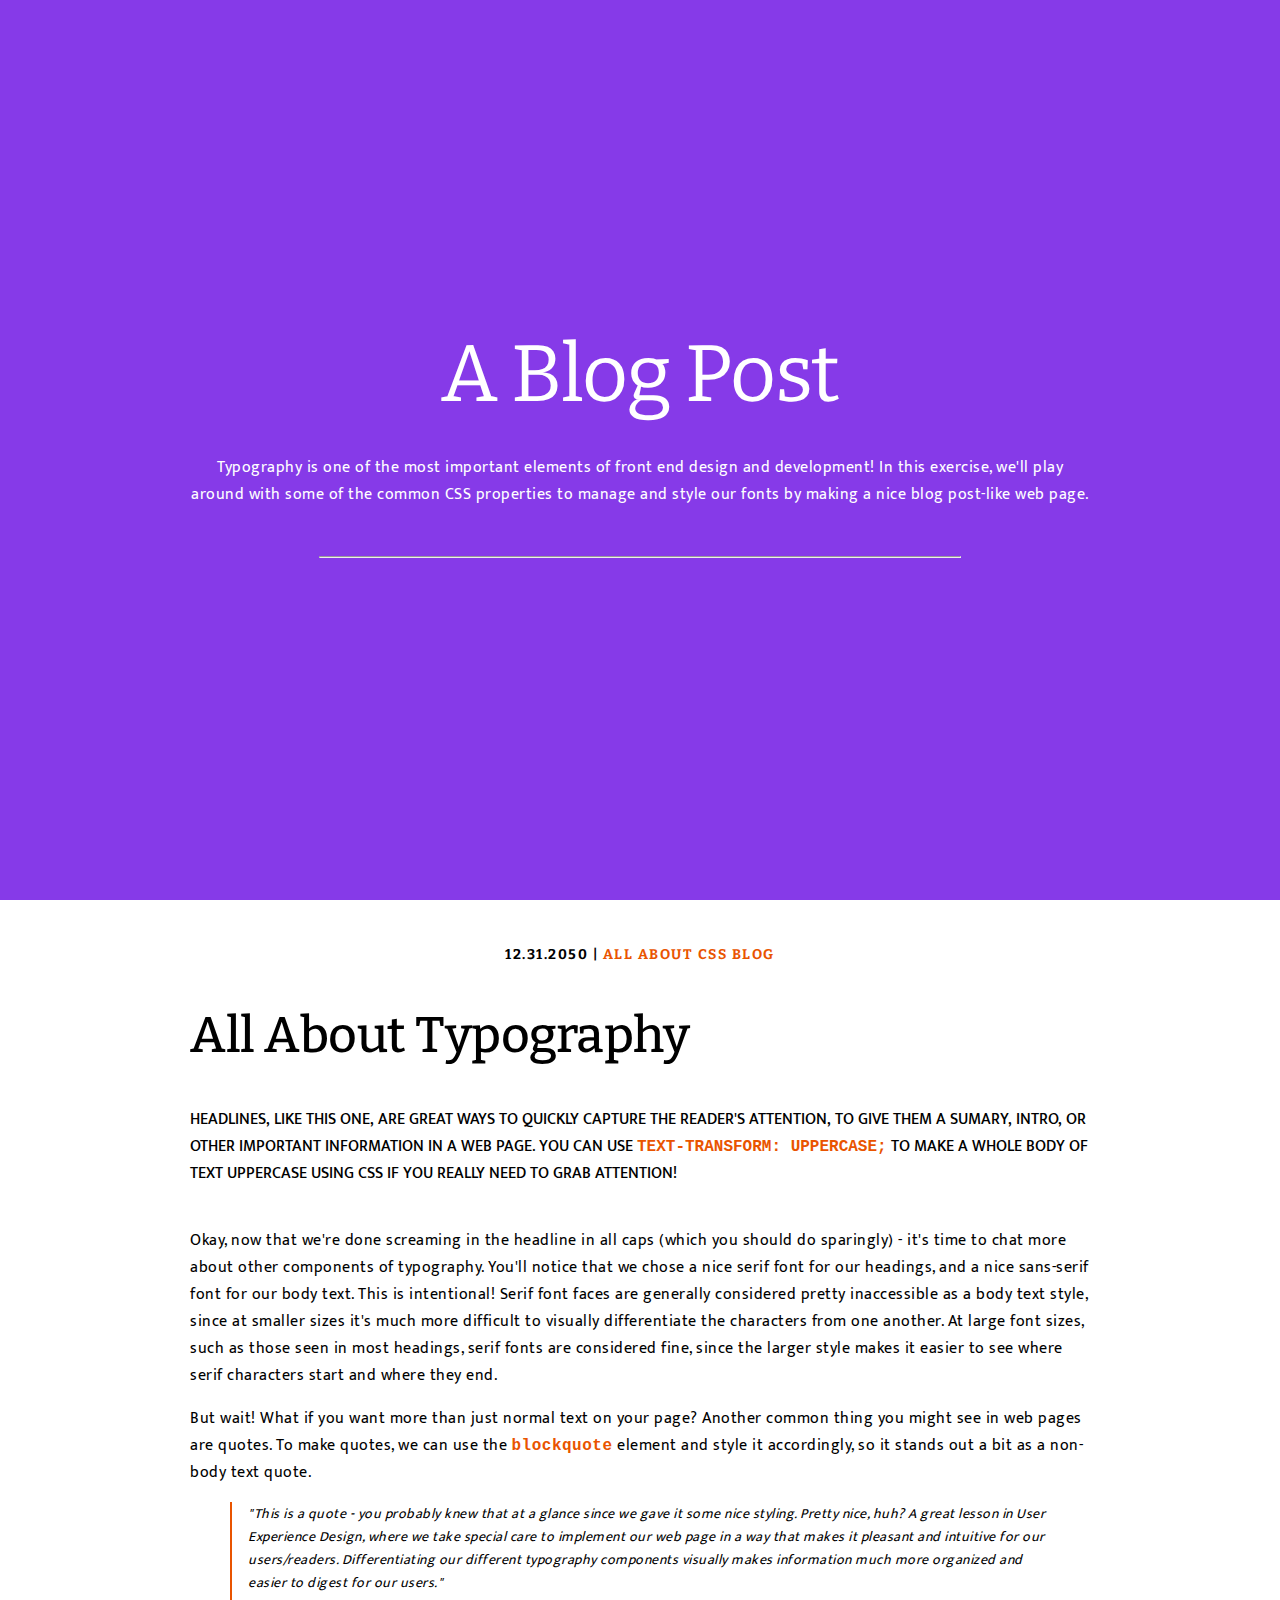
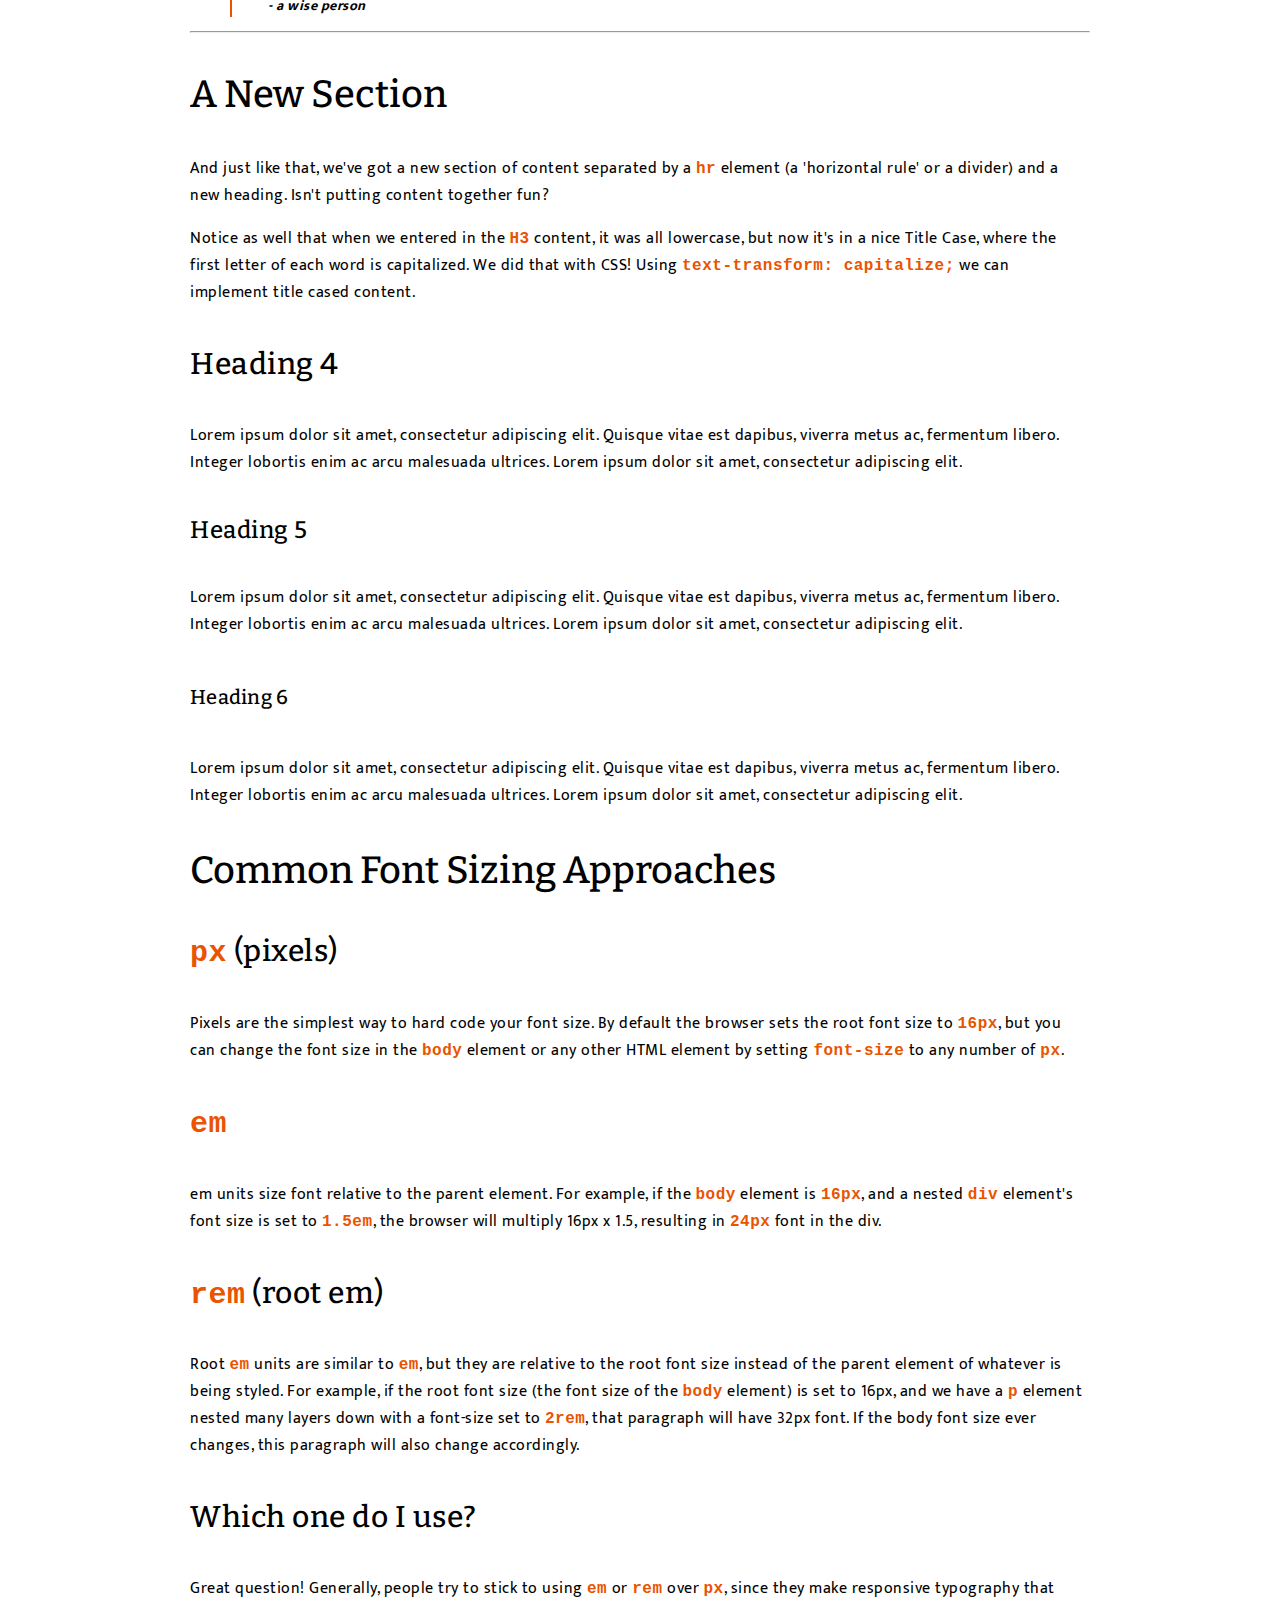
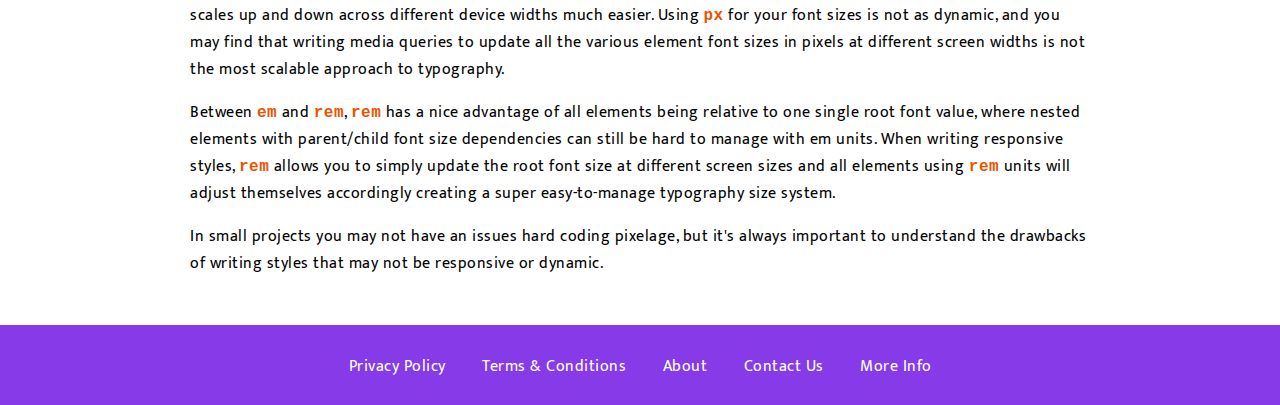
<file: BlogPostProject/index.html>
<!DOCTYPE html>
<html lang="en">
<head>
    <meta charset="UTF-8">
    <meta name="viewport" content="width=device-width, initial-scale=1.0">
    <link rel="stylesheet" href="app.css">
    <link rel="preconnect" href="https://fonts.googleapis.com">
    <link rel="preconnect" href="https://fonts.gstatic.com" crossorigin>
    <link href="https://fonts.googleapis.com/css2?family=Bitter:wght@300;400;500;700&family=Mukta:wght@300;400;500;700&display=swap" rel="stylesheet">
    <title>Typography Blog Post</title>
</head>
<body>
    <div class="hero">
    <h1>A Blog Post</h1>
    <p>Typography is one of the most important elements of front end design and development! In this exercise, we'll play around with some of the common CSS properties to manage and style our fonts by making a nice blog post-like web page.
    </p>
    <hr>
    </div>
    <div class="content">
        <p class="info">12.31.2050 | <span>ALL ABOUT CSS BLOG</span></p>
        <h2>All About Typography</h2>
        <p class="headline">Headlines, like this one, are great ways to quickly capture the
            reader's attention, to give them a sumary, intro, or other important
            information in a web page. You can use
            <code>text-transform: uppercase;</code> to make a whole body of text
            uppercase using CSS if you really need to grab attention!
        </p>
        <p>Okay, now that we're done screaming in the headline in all caps (which you should do sparingly) - it's time to chat more about other components of typography. You'll notice that we chose a nice serif font for our headings, and a nice sans-serif font for our body text. This is intentional! Serif font faces are generally considered pretty inaccessible as a body text style, since at smaller sizes it's much more difficult to visually differentiate the characters from one another. At large font sizes, such as those seen in most headings, serif fonts are considered fine, since the larger style makes it easier to see where serif characters start and where they end.
        </p>
        <p>But wait! What if you want more than just normal text on your page? Another common thing you might see in web pages are quotes. To make quotes, we can use the <code>blockquote</code> element and style it accordingly, so it stands out a bit as a non-body text quote.
        </p>
        <blockquote class="quote">"This is a quote - you probably knew that at a glance since we gave it some nice styling. Pretty nice, huh? A great lesson in User Experience Design, where we take special care to implement our web page in a way that makes it pleasant and intuitive for our users/readers. Differentiating our different typography components visually makes information much more organized and easier to digest for our users."
        <cite>- a wise person</cite></blockquote>
        <hr>
        <h3>a new section</h3>
        <p>And just like that, we've got a new section of content separated by a <code>hr</code> element (a 'horizontal rule' or a divider) and a new heading. Isn't putting content together fun?
        </p>
        <p>Notice as well that when we entered in the <code>H3</code> content, it was all lowercase, but now it's in a nice Title Case, where the first letter of each word is capitalized. We did that with CSS! Using <code>text-transform: capitalize;</code> we can implement title cased content.
        </p>
        <h4>Heading 4</h4>
        <p>Lorem ipsum dolor sit amet, consectetur adipiscing elit. Quisque vitae est dapibus, viverra metus ac, fermentum libero. Integer lobortis enim ac arcu malesuada ultrices. Lorem ipsum dolor sit amet, consectetur adipiscing elit.
        </p>
        <h5>Heading 5</h5>
        <p>Lorem ipsum dolor sit amet, consectetur adipiscing elit. Quisque vitae est dapibus, viverra metus ac, fermentum libero. Integer lobortis enim ac arcu malesuada ultrices. Lorem ipsum dolor sit amet, consectetur adipiscing elit.
        </p>
        <h6>Heading 6</h6>
        <p>Lorem ipsum dolor sit amet, consectetur adipiscing elit. Quisque vitae est dapibus, viverra metus ac, fermentum libero. Integer lobortis enim ac arcu malesuada ultrices. Lorem ipsum dolor sit amet, consectetur adipiscing elit.
        </p>

        <h3>Common Font Sizing Approaches</h3>
        <h4><code>px</code> (pixels)</h4>
        <p>Pixels are the simplest way to hard code your font size. By default the browser sets the root font size to <code>16px</code>, but you can change the font size in the <code>body</code> element or any other HTML element by setting <code>font-size</code> to any number of <code>px</code>.
        </p>
        <h4><code>em</code></h4>
        <p>em units size font relative to the parent element. For example, if the <code>body</code> element is <code>16px</code>, and a nested <code>div</code> element's font size is set to <code>1.5em</code>, the browser will multiply 16px x 1.5, resulting in <code>24px</code> font in the div.
        </p>
        <h4><code>rem</code> (root em)</h4>
        <p>Root <code>em</code> units are similar to <code>em</code>, but they are relative to the root font size instead of the parent element of whatever is being styled. For example, if the root font size (the font size of the <code>body</code> element) is set to 16px, and we have a <code>p</code> element nested many layers down with a font-size set to <code>2rem</code>, that paragraph will have 32px font. If the body font size ever changes, this paragraph will also change accordingly.
        </p>
        <h4>Which one do I use?
        </h4>
        <p>Great question! Generally, people try to stick to using <code>em</code> or <code>rem</code> over <code>px</code>, since they make responsive typography that scales up and down across different device widths much easier. Using <code>px</code> for your font sizes is not as dynamic, and you may find that writing media queries to update all the various element font sizes in pixels at different screen widths is not the most scalable approach to typography.
        </p>
        <p>Between <code>em</code> and <code>rem</code>, <code>rem</code> has a nice advantage of all elements being relative to one single root font value, where nested elements with parent/child font size dependencies can still be hard to manage with em units. When writing responsive styles, <code>rem</code> allows you to simply update the root font size at different screen sizes and all elements using <code>rem</code> units will adjust themselves accordingly creating a super easy-to-manage typography size system.
        </p>
        <p>In small projects you may not have an issues hard coding pixelage, but it's always important to understand the drawbacks of writing styles that may not be responsive or dynamic.
        </p>
    </div>
    <footer>
        <ul>
            <li>
                <a href="#privacy">Privacy Policy </a>
            </li>
            <li>
                <a href="#terms">Terms & Conditions</a>
            </li>
            <li>
                <a href="#about">About</a>
            </li>
            <li>
                <a href="#contact">Contact Us</a>
            </li>
            <li>
                <a href="#moinfo">More Info</a>
            </li>
        </ul>
    </footer>
</body>
</html>
</file>
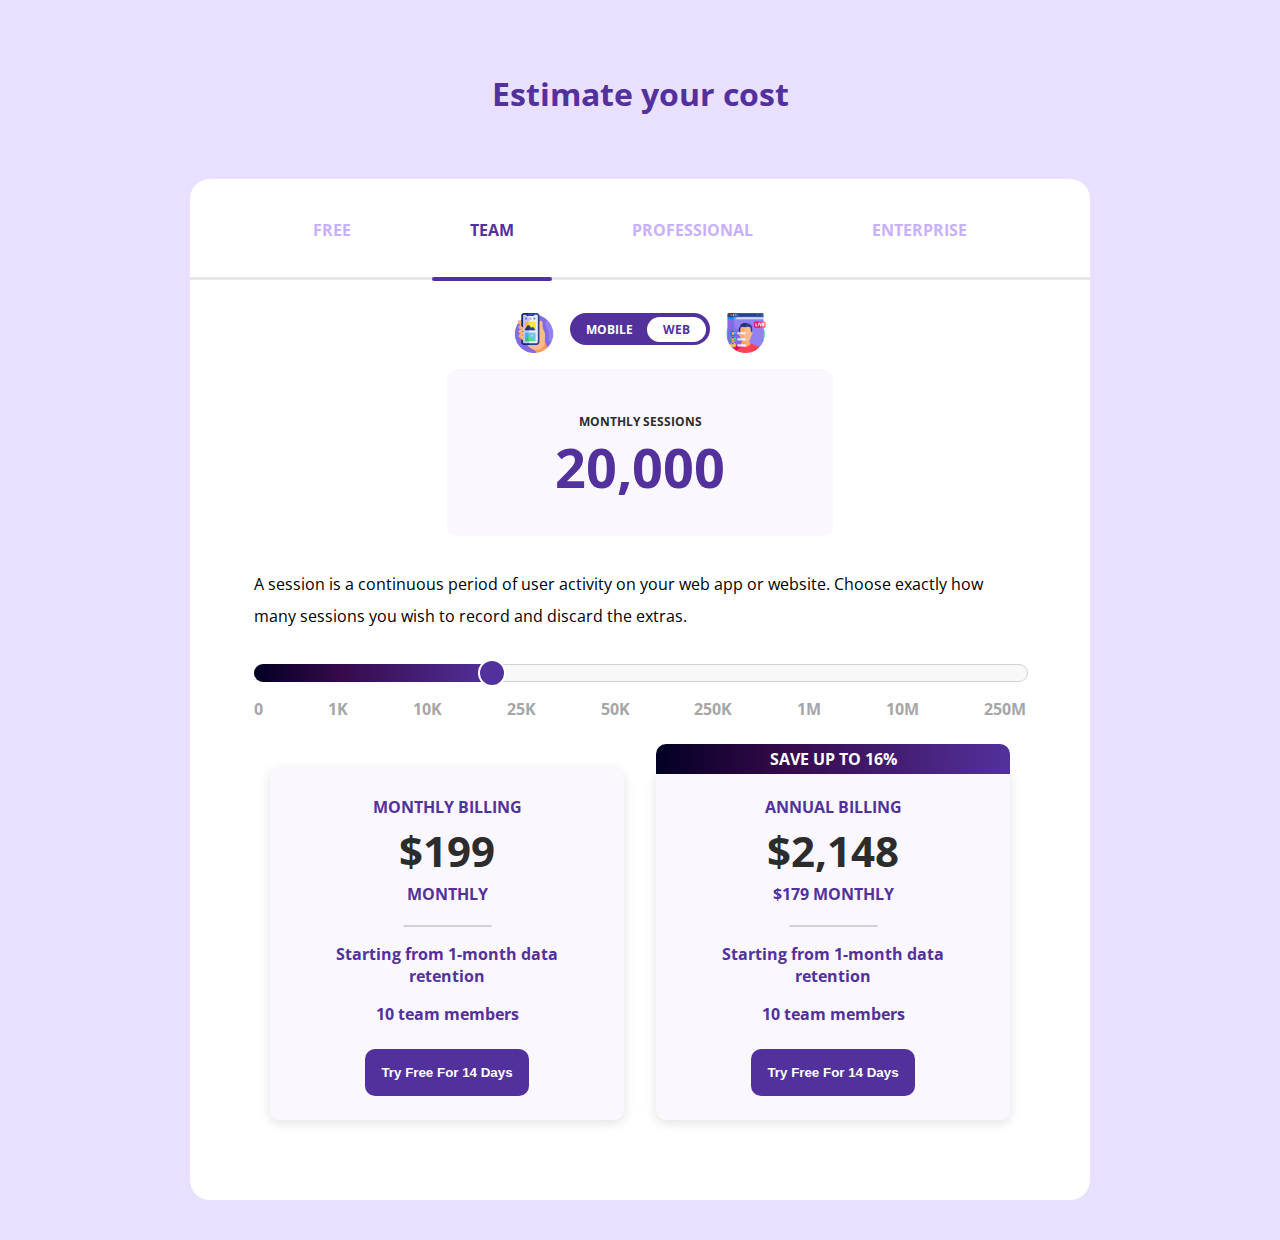
<file: Cost Estimator Project/index.html>
<!DOCTYPE html>
<html>

<head>
    <meta charset="utf-8" />
    <meta http-equiv="X-UA-Compatible" content="IE=edge" />
    <meta name="viewport" content="width=device-width, initial-scale=1" />
    <link rel="preconnect" href="https://fonts.googleapis.com">
    <link rel="preconnect" href="https://fonts.gstatic.com" crossorigin>
    <link href="https://fonts.googleapis.com/css2?family=Open+Sans:wght@300;500;700&display=swap" rel="stylesheet">
    <link rel="stylesheet" type="text/css" href="index.css" />
    <title>Cost Estimator</title>
</head>

<body>
    <h1>Estimate your cost</h1>
    <div class="container">
        <div class="tabs">
            <p>Free</p>
            <p class="active">Team</span></p>
            <p>Professional</p>
            <p>Enterprise</p>
        </div>
        <div class="line"></div>
        <div class="toggle-wrapper">
            <img src="images/icon1.png" alt="">
            <div class="toggle">
                <span>Mobile</span>
                <span>Web</span>
            </div>
            <img src="images/icon2.png" alt="">
        </div>
        <div class="sessions-card">
            <p>Monthly Sessions</p>
            <p class="number">20,000</p>
        </div>
        <p class="description">A session is a continuous period of user activity on your web app or website. Choose exactly how many sessions you wish to record and discard the extras.</p>
        <div class="slider">
            <div class="bar">
                <div class="progress"></div>
                <div class="point"></div>  
            </div>
            <div class="scale">
                <ul>
                    <li>0</li>
                    <li>1K</li>
                    <li>10K</li>
                    <li>25K</li>
                    <li>50K</li>
                    <li>250K</li>
                    <li>1M</li>
                    <li>10M</li>
                    <li>250M</li>
                </ul>
            </div>
        </div>
        <div class="card-wrapper">
            <div class="card">
                <div class="top-section">
                    <p>Monthly Billing</p>
                    <p class="price">$199</p>
                    <p>Monthly</p>
                </div>
                <hr>
                <p>Starting from 1-month data retention</p>
                <p>10 team members</p>
                <button>Try Free For 14 Days</button>
            </div>
            <div class="card">
                <div class="top-section">
                    <div class="save-header">
                        <p>Save up to 16%</p>
                    </div>
                    <p>ANNUAL BILLING</p>
                    <p class="price">$2,148</p>
                    <p>$179 Monthly</p>
                </div>
                <hr>
                <p>Starting from 1-month data retention</p>
                <p>10 team members</p>
                <button>Try Free For 14 Days</button>
            </div>
        </div>
    </div>

</body>

</html>
</file>
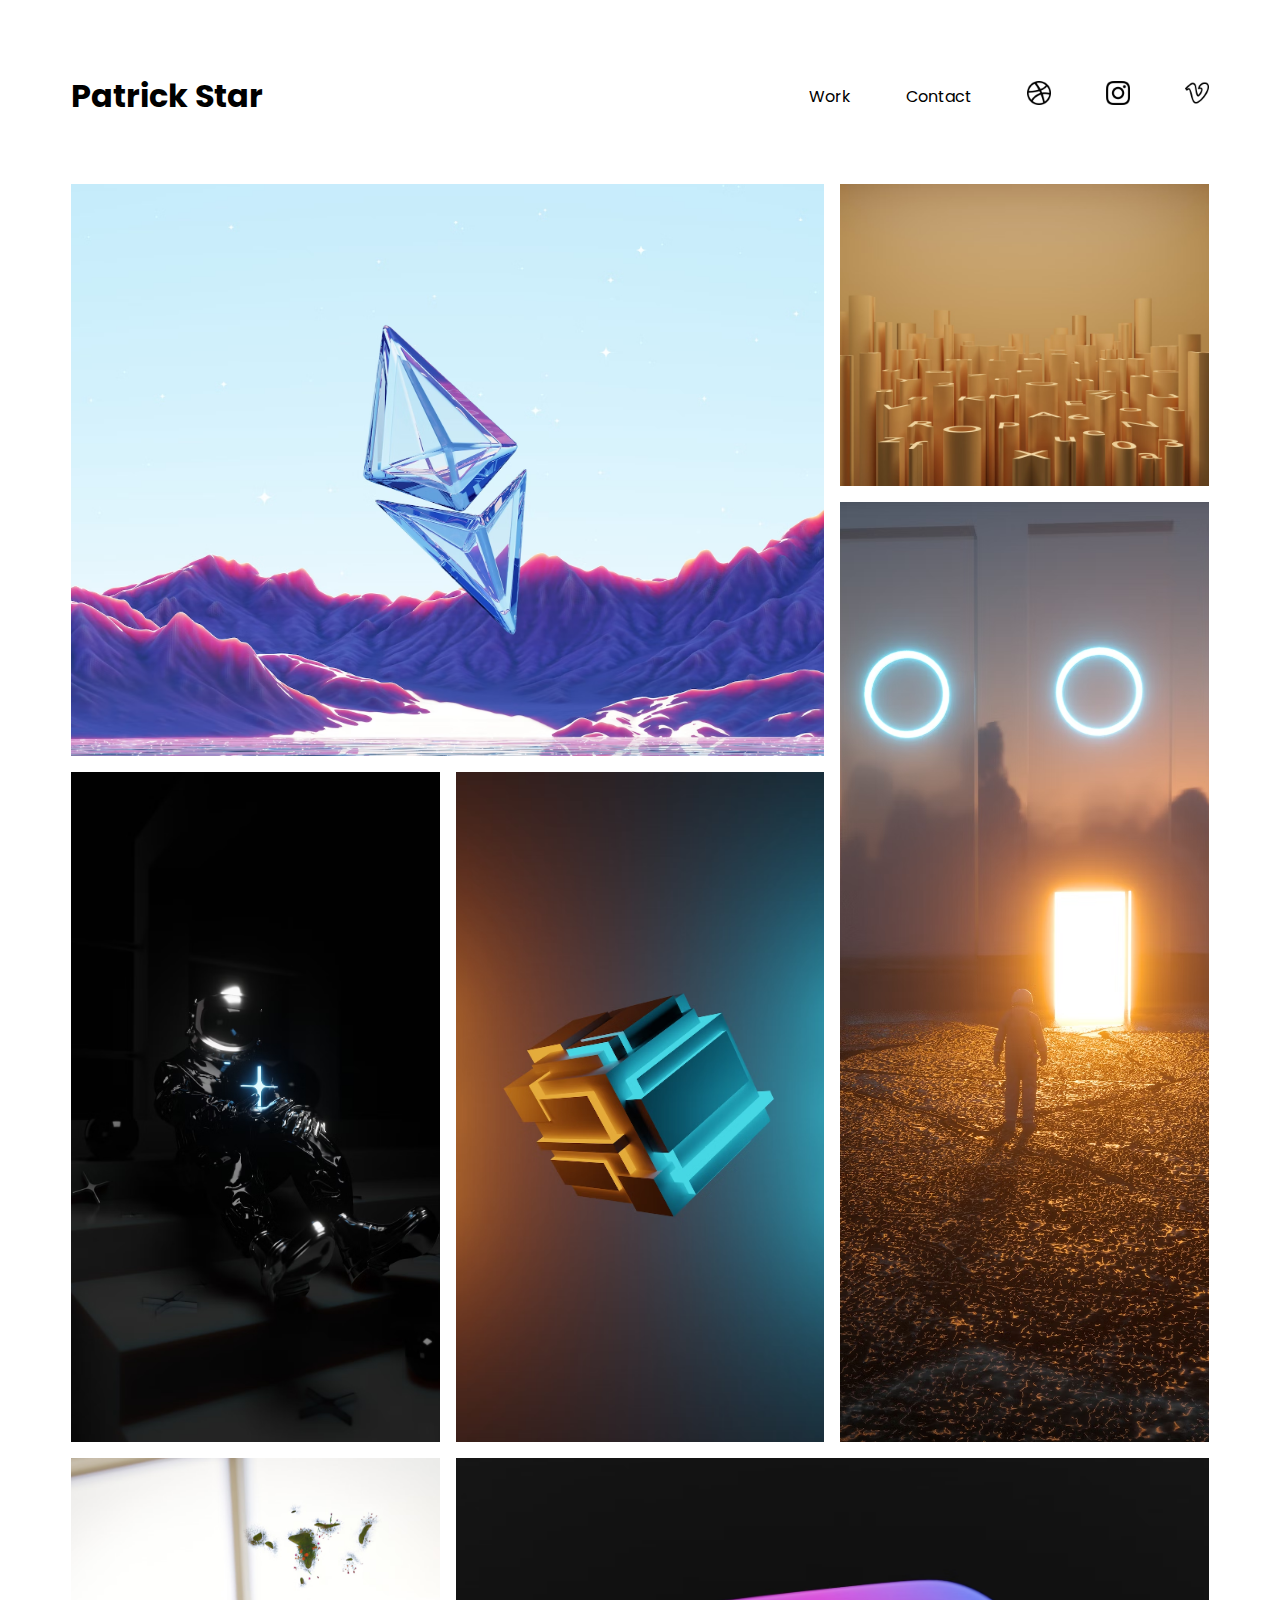
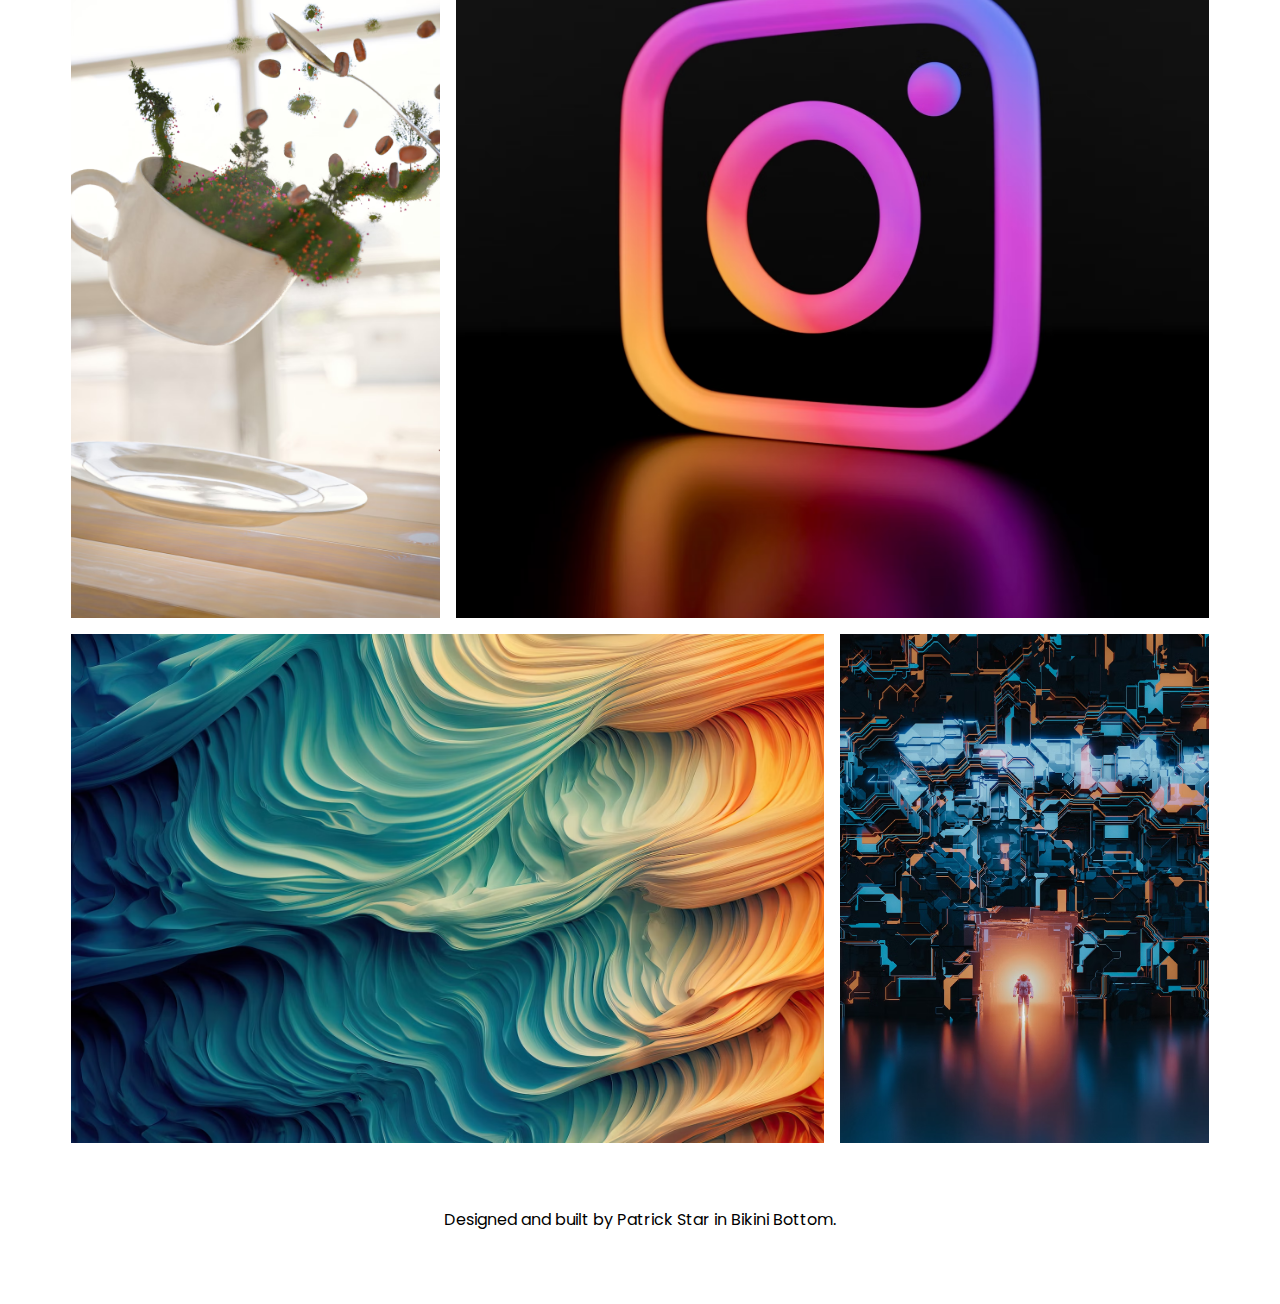
<file: GridProject/index.html>
<!DOCTYPE html>
<html lang="en">

<head>
    <meta charset="UTF-8" />
    <meta http-equiv="X-UA-Compatible" content="IE=edge" />
    <meta name="viewport" content="width=device-width, initial-scale=1.0" />
    <link rel="preconnect" href="https://fonts.googleapis.com">
    <link rel="preconnect" href="https://fonts.gstatic.com" crossorigin>
    <link href="https://fonts.googleapis.com/css2?family=Poppins:wght@400;700&display=swap" rel="stylesheet">
    <link rel="stylesheet" href="index.css" />
    <title>Portfolio Site</title>
</head>

<body>
    <div class="container">
        <header class="navbar">
            <div class="left">Patrick Star</div>
            <nav class="right">
                <a href="#work">Work</a>
                <a href="#contact">Contact</a>
                <a href="#dribble">
                    <img src="images/dribble_icon.png" alt="">
                </a>
                <a href="#dribble">
                    <img src="images/insta_icon.png" alt="">
                </a>
                <a href="#dribble">
                    <img src="images/v_icon.png" alt="">
                </a>
            </nav>
            <div class="hamburger">
                <div class="bar1"></div>
                <div class="bar2"></div>
                <div class="bar3"></div>
            </div>
        </header>
        <nav class="mobileNav">
            <a href="#work">Work</a>
            <a href="#contact">Contact</a>
            <a href="#dribble">
                <img src="images/dribble_icon.png" alt="">
            </a>
            <a href="#dribble">
                <img src="images/insta_icon.png" alt="">
            </a>
            <a href="#dribble">
                <img src="images/v_icon.png" alt="">
            </a>
        </nav>
        <div class="project-grid">  
            <div class="project" id="eth">
                <img src="images/eth.avif" alt="">
                <p class="overlay">VIEW PROJECT</p>
            </div>
            <div class="project" id="alphabet">
                <img src="images/alphabet.avif" alt="">
                <p class="overlay">VIEW PROJECT</p>
            </div>
            <div class="project" id="traveler">
                <img src="images/traveler.avif" alt="">
                <p class="overlay">VIEW PROJECT</p>
            </div>
            <div class="project" id="cube">
                <img src="images/cube.avif" alt="">
                <p class="overlay">VIEW PROJECT</p>
            </div>
            <div class="project" id="astro">
                <img src="images/astro.avif" alt="">
                <p class="overlay white">VIEW PROJECT</p>
            </div>
            <div class="project" id="cup">
                <img src="images/cup.avif" alt="">
                <p class="overlay">VIEW PROJECT</p>
            </div>
            <div class="project" id="insta">
                <img src="images/insta.avif" alt="">
                <p class="overlay white">VIEW PROJECT</p>
            </div>
            <div class="project" id="foam">
                <img src="images/foam.avif" alt="">
                <p class="overlay">VIEW PROJECT</p>
            </div>
            <div class="project" id="dimensional">
                <img src="images/dimensional.avif" alt="">
                <p class="overlay white">VIEW PROJECT</p>
            </div>
        </div>
        <footer class="footer">Designed and built by Patrick Star in Bikini Bottom.</footer>
    </div>

    <script src="index.js"></script>
</body>

</html>
</file>
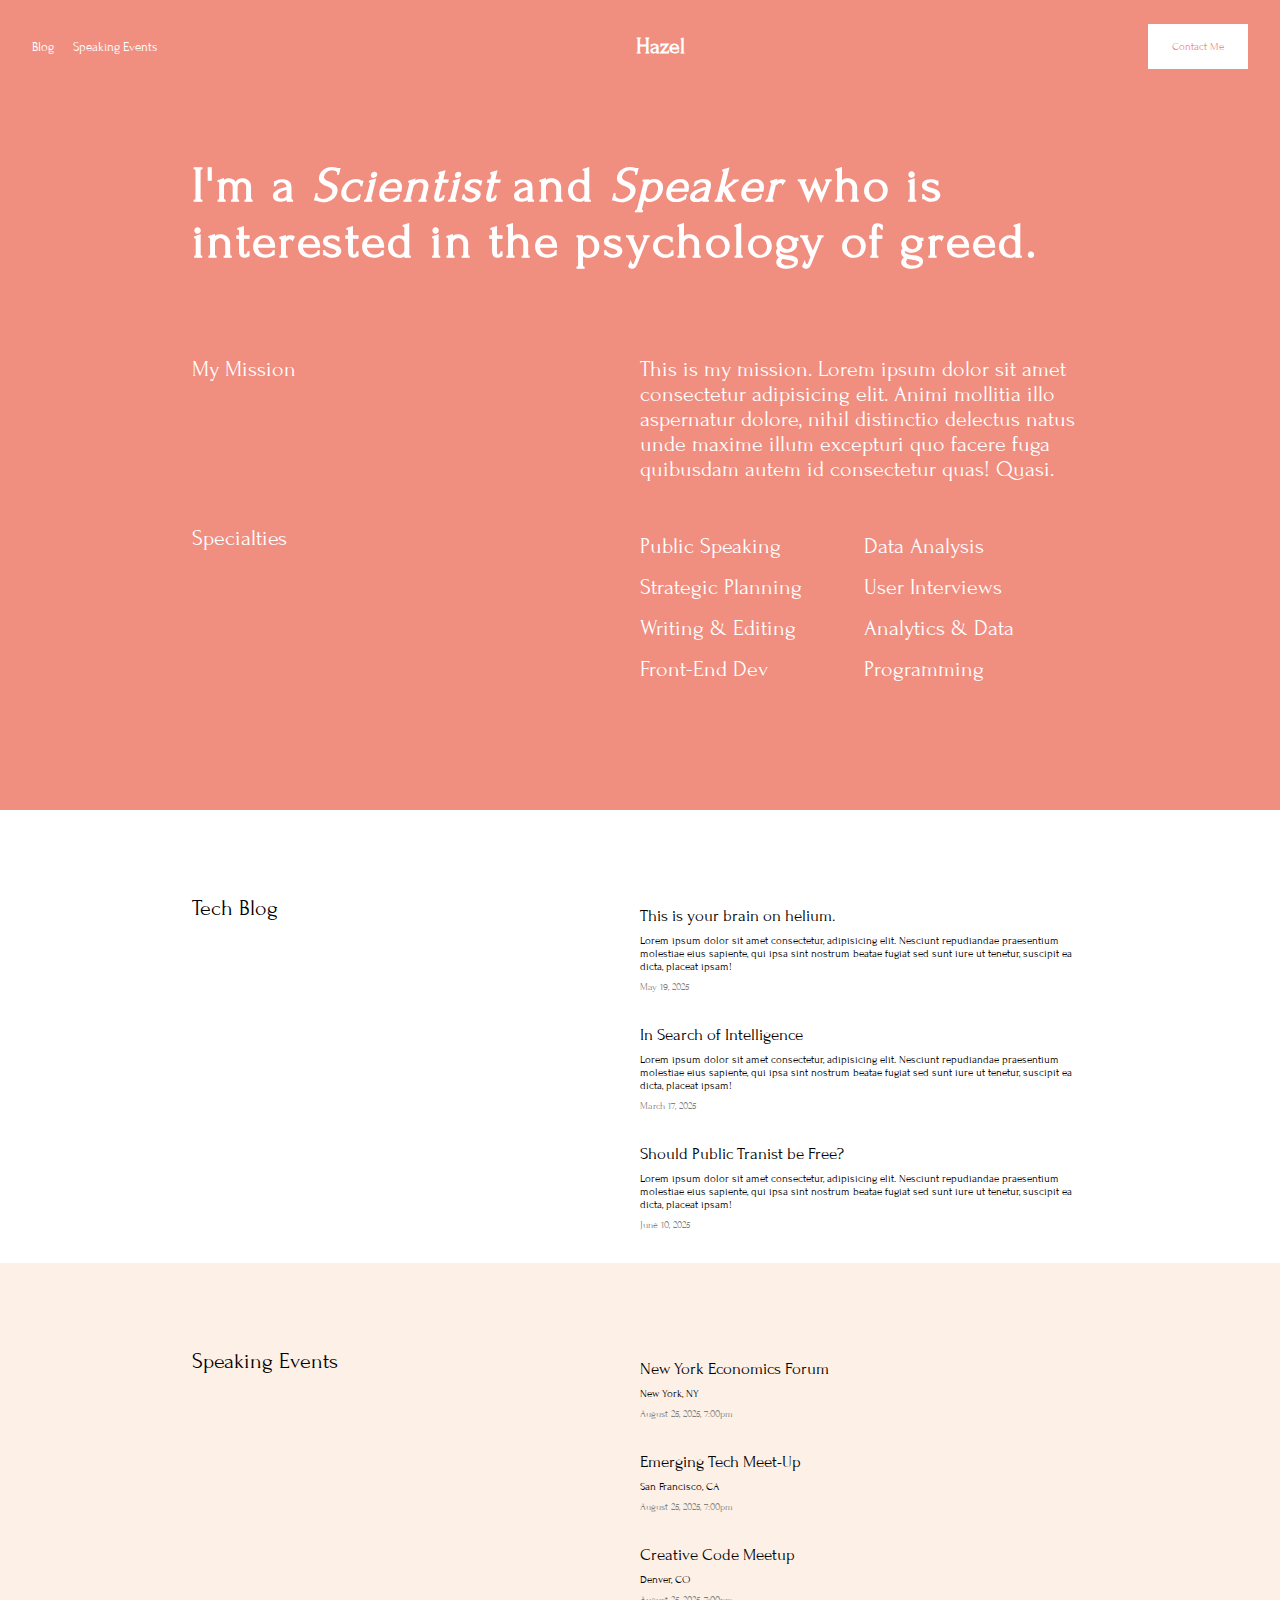
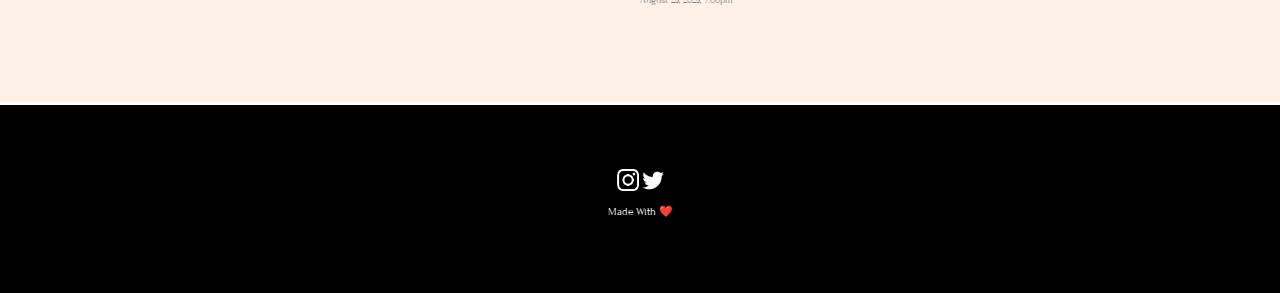
<file: HazelCV/index.html>
<!DOCTYPE html>
<html lang="en">
<head>
    <meta charset="UTF-8">
    <meta name="viewport" content="width=device-width, initial-scale=1.0">
    <link rel="preconnect" href="https://fonts.googleapis.com">
    <link rel="preconnect" href="https://fonts.gstatic.com" crossorigin>
    <link href="https://fonts.googleapis.com/css2?family=Forum&display=swap" rel="stylesheet">
    <link rel="stylesheet" href="index.css">
    <title>Document</title>
</head>
<body>
    <section class="hero">
        <header class="navbar">
            <nav class="links">
                <a href="#">Blog</a>
                <a href="#">Speaking Events</a>
            </nav>
            <p>Hazel</p>
            <a class="contact" href="#contact">Contact Me</a>
        </header>
        <div class="hero-content">
            <h1 class="tagline">
                I'm a <em>Scientist</em> and <em>Speaker</em> who is interested in the psychology of greed.
            </h1>
            <div class="two-column-section">
                <p>My Mission</p>
                <p>This is my mission. Lorem ipsum dolor sit amet consectetur adipisicing elit. Animi mollitia illo aspernatur dolore, nihil distinctio delectus natus unde maxime illum excepturi quo facere fuga quibusdam autem id consectetur quas! Quasi.</p>
            </div>
            <div class="two-column-section">
                <p>Specialties</p>
                <ul class="skills">
                    <li>Public Speaking</li>
                    <li>Data Analysis</li>
                    <li>Strategic Planning</li>
                    <li>User Interviews</li>
                    <li>Writing & Editing</li>
                    <li>Analytics & Data</li>
                    <li>Front-End Dev</li>
                    <li>Programming</li>
                </ul>
            </div>
        </div>
    </section>
    <section class="blog-section">
        <div class="blog-content">
            <div class="two-column-section">
                <p>Tech Blog</p>
                <div class="blog-posts">
                    <p class="blog-title">
                        This is your brain on helium.
                    </p>
                    <p class="blog-text">
                        Lorem ipsum dolor sit amet consectetur, adipisicing elit. Nesciunt repudiandae praesentium molestiae eius sapiente, qui ipsa sint nostrum beatae fugiat sed sunt iure ut tenetur, suscipit ea dicta, placeat ipsam!
                    </p>
                    <p class="blog-date">May 19, 2025</p>
                    <p class="blog-title">
                        In Search of Intelligence
                    </p>
                    <p class="blog-text">
                        Lorem ipsum dolor sit amet consectetur, adipisicing elit. Nesciunt repudiandae praesentium molestiae eius sapiente, qui ipsa sint nostrum beatae fugiat sed sunt iure ut tenetur, suscipit ea dicta, placeat ipsam!
                    </p>
                    <p class="blog-date">March 17, 2025</p>
                    <p class="blog-title">
                        Should Public Tranist be Free?
                    </p>
                    <p class="blog-text">
                        Lorem ipsum dolor sit amet consectetur, adipisicing elit. Nesciunt repudiandae praesentium molestiae eius sapiente, qui ipsa sint nostrum beatae fugiat sed sunt iure ut tenetur, suscipit ea dicta, placeat ipsam!
                    </p>
                    <p class="blog-date">June 10, 2025</p>
                </div>
            </div>
        </div>
    </section>
    <section class="events-section">
        <div class="events-content">
            <div class="two-column-section">
                <p>Speaking Events</p>
                <div class="events-card">
                    <p class="event-title">New York Economics Forum</p>
                    <p class="event-location">New York, NY</p>
                    <p class="event-date">August 25, 2025, 7:00pm</p>
                    <p class="event-title">Emerging Tech Meet-Up</p>
                    <p class="event-location">San Francisco, CA</p>
                    <p class="event-date">August 25, 2025, 7:00pm</p>
                    <p class="event-title">Creative Code Meetup</p>
                    <p class="event-location">Denver, CO</p>
                    <p class="event-date">August 25, 2025, 7:00pm</p>
                </div>
            </div>
        </div>
    </section>
    <footer>
        <div class="footer-content">
            <img src="instagram.png" alt="">
            <img src="twitter.png" alt="">
            <p>Made With ❤️
            </p>
        </div>
    </footer>
</body>
</html>
</file>
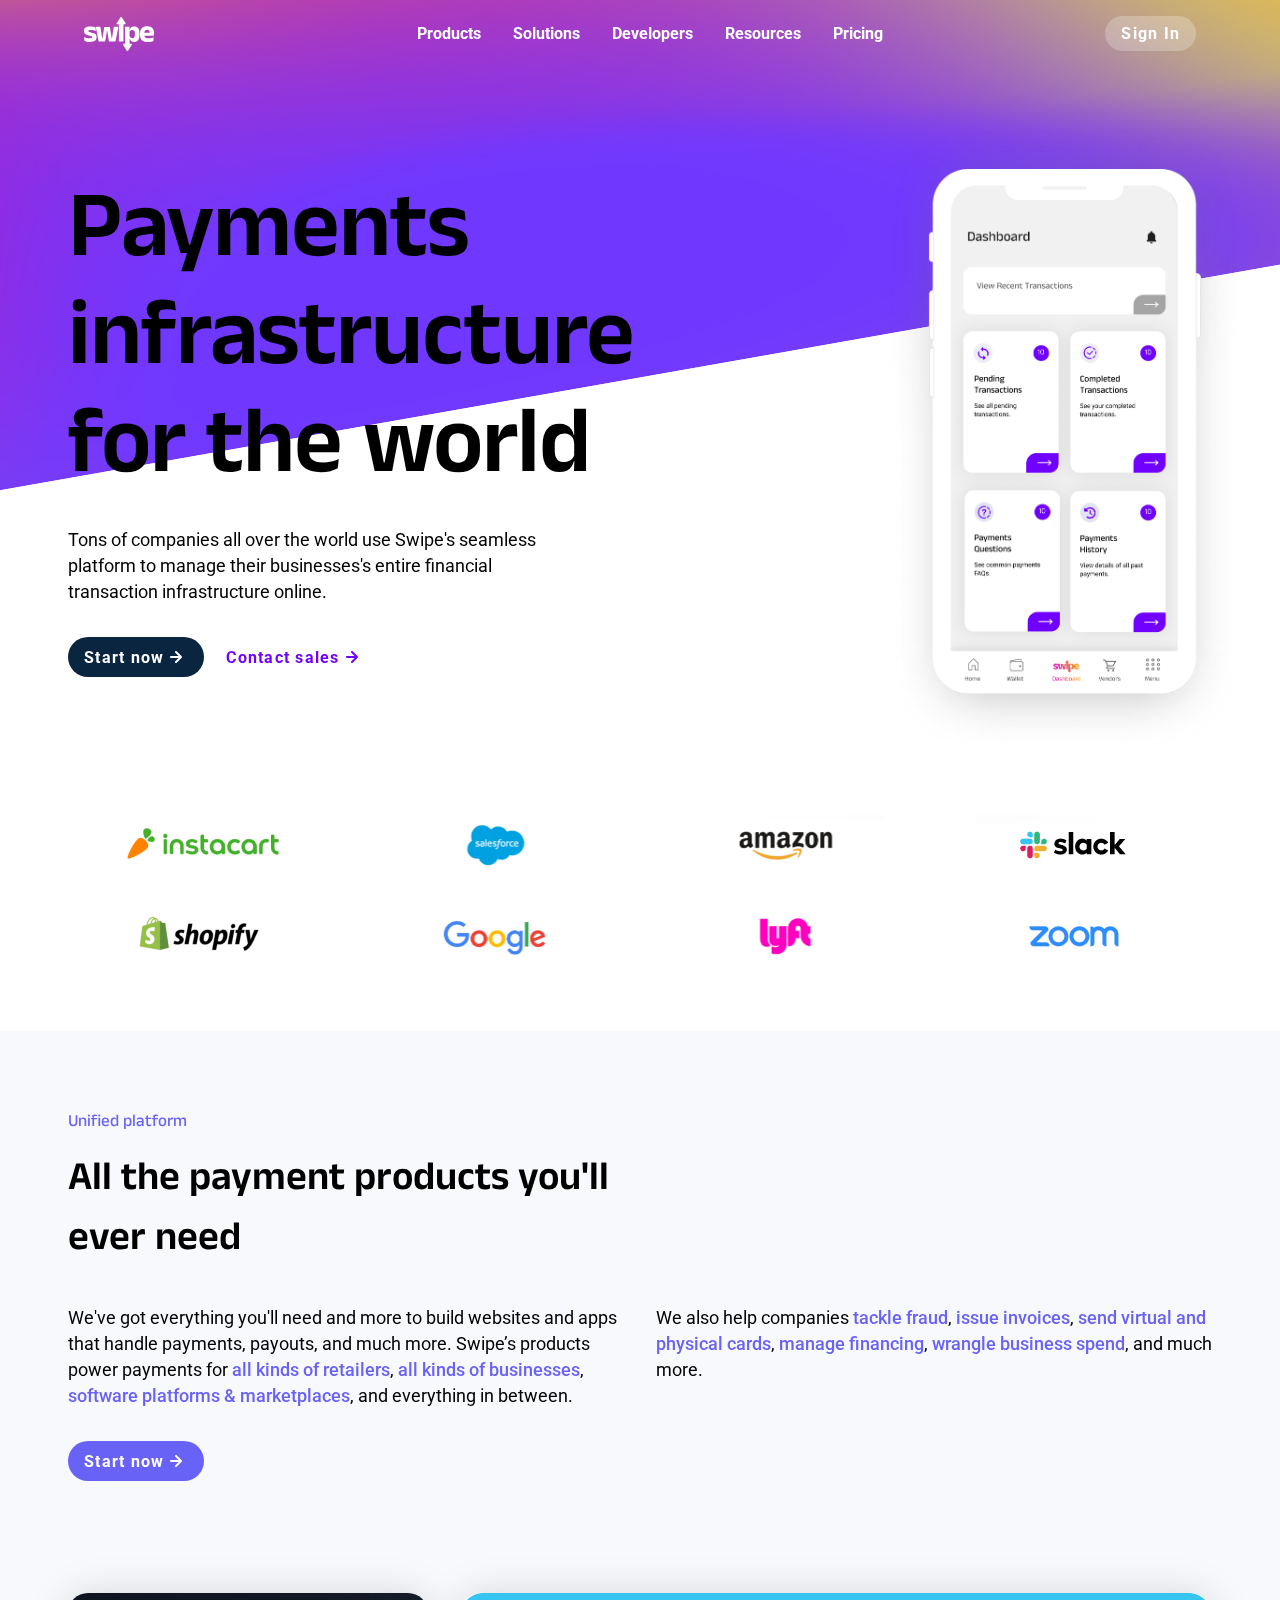
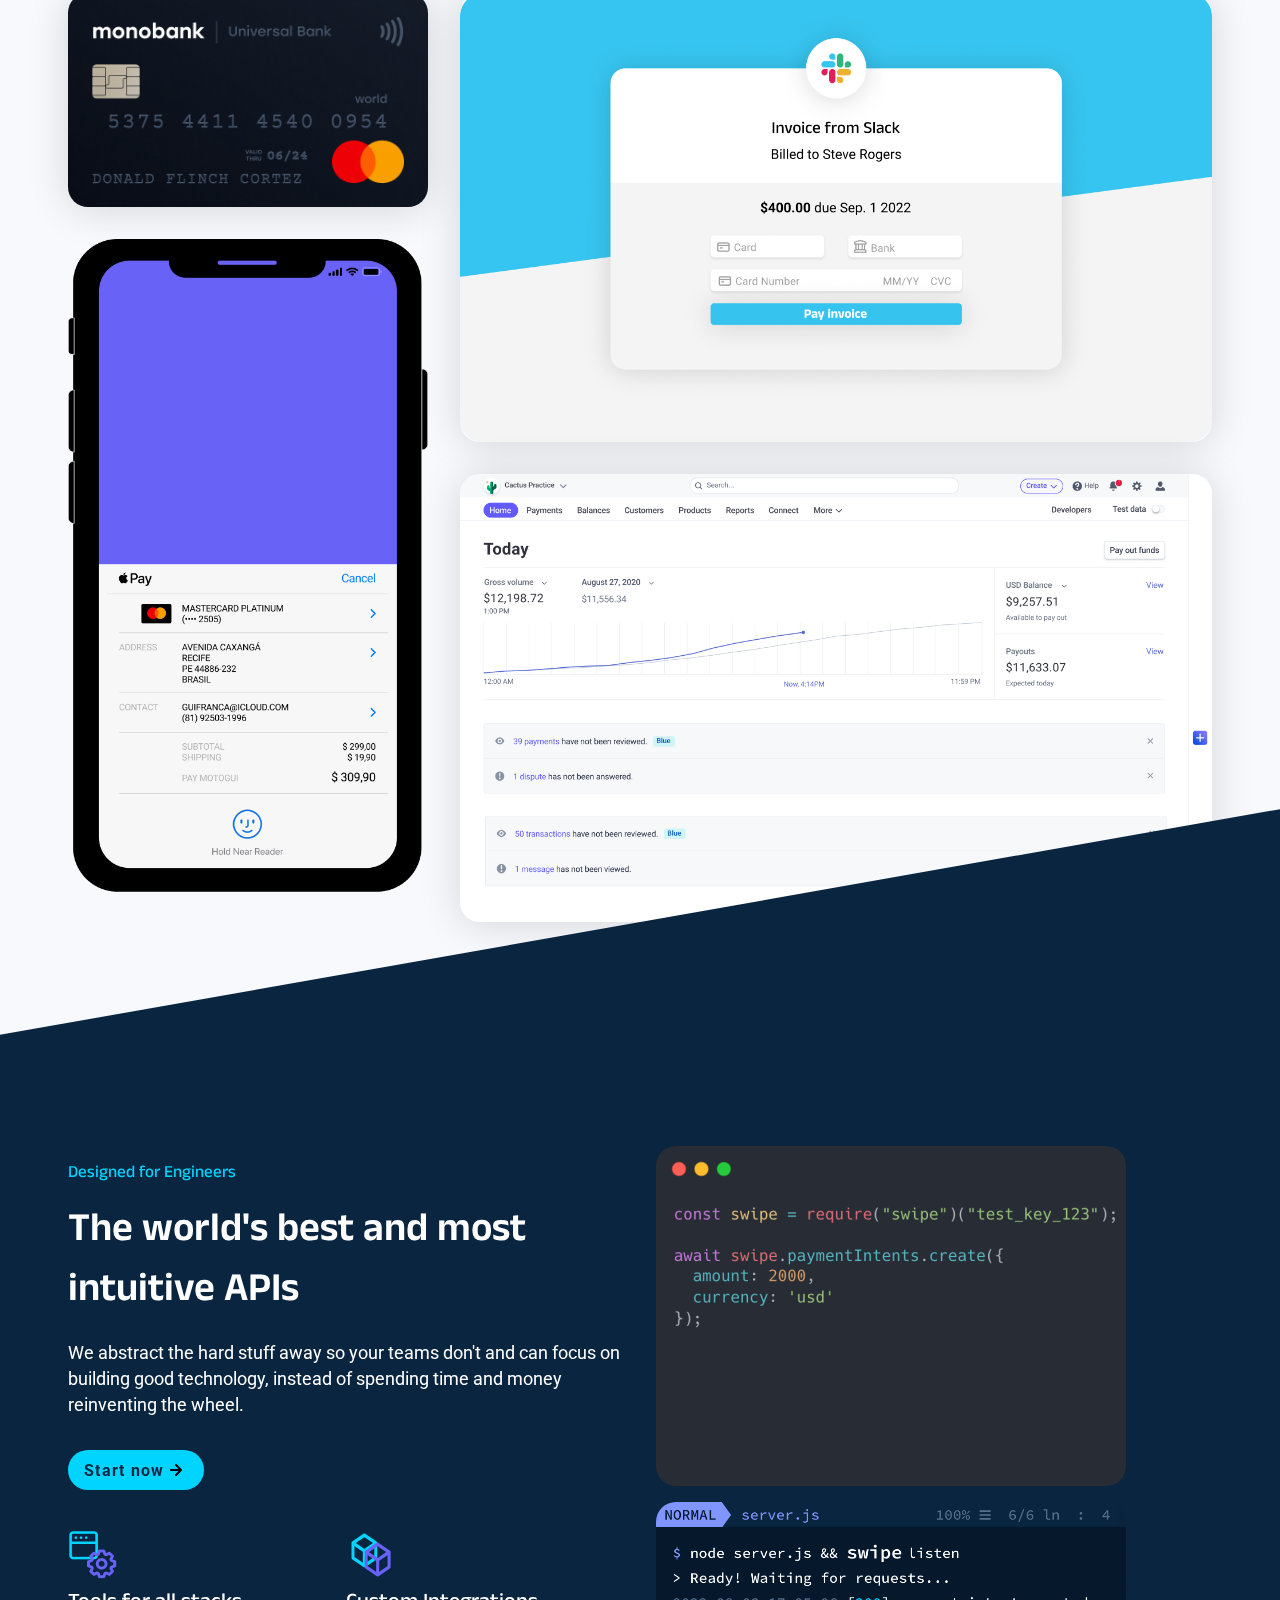
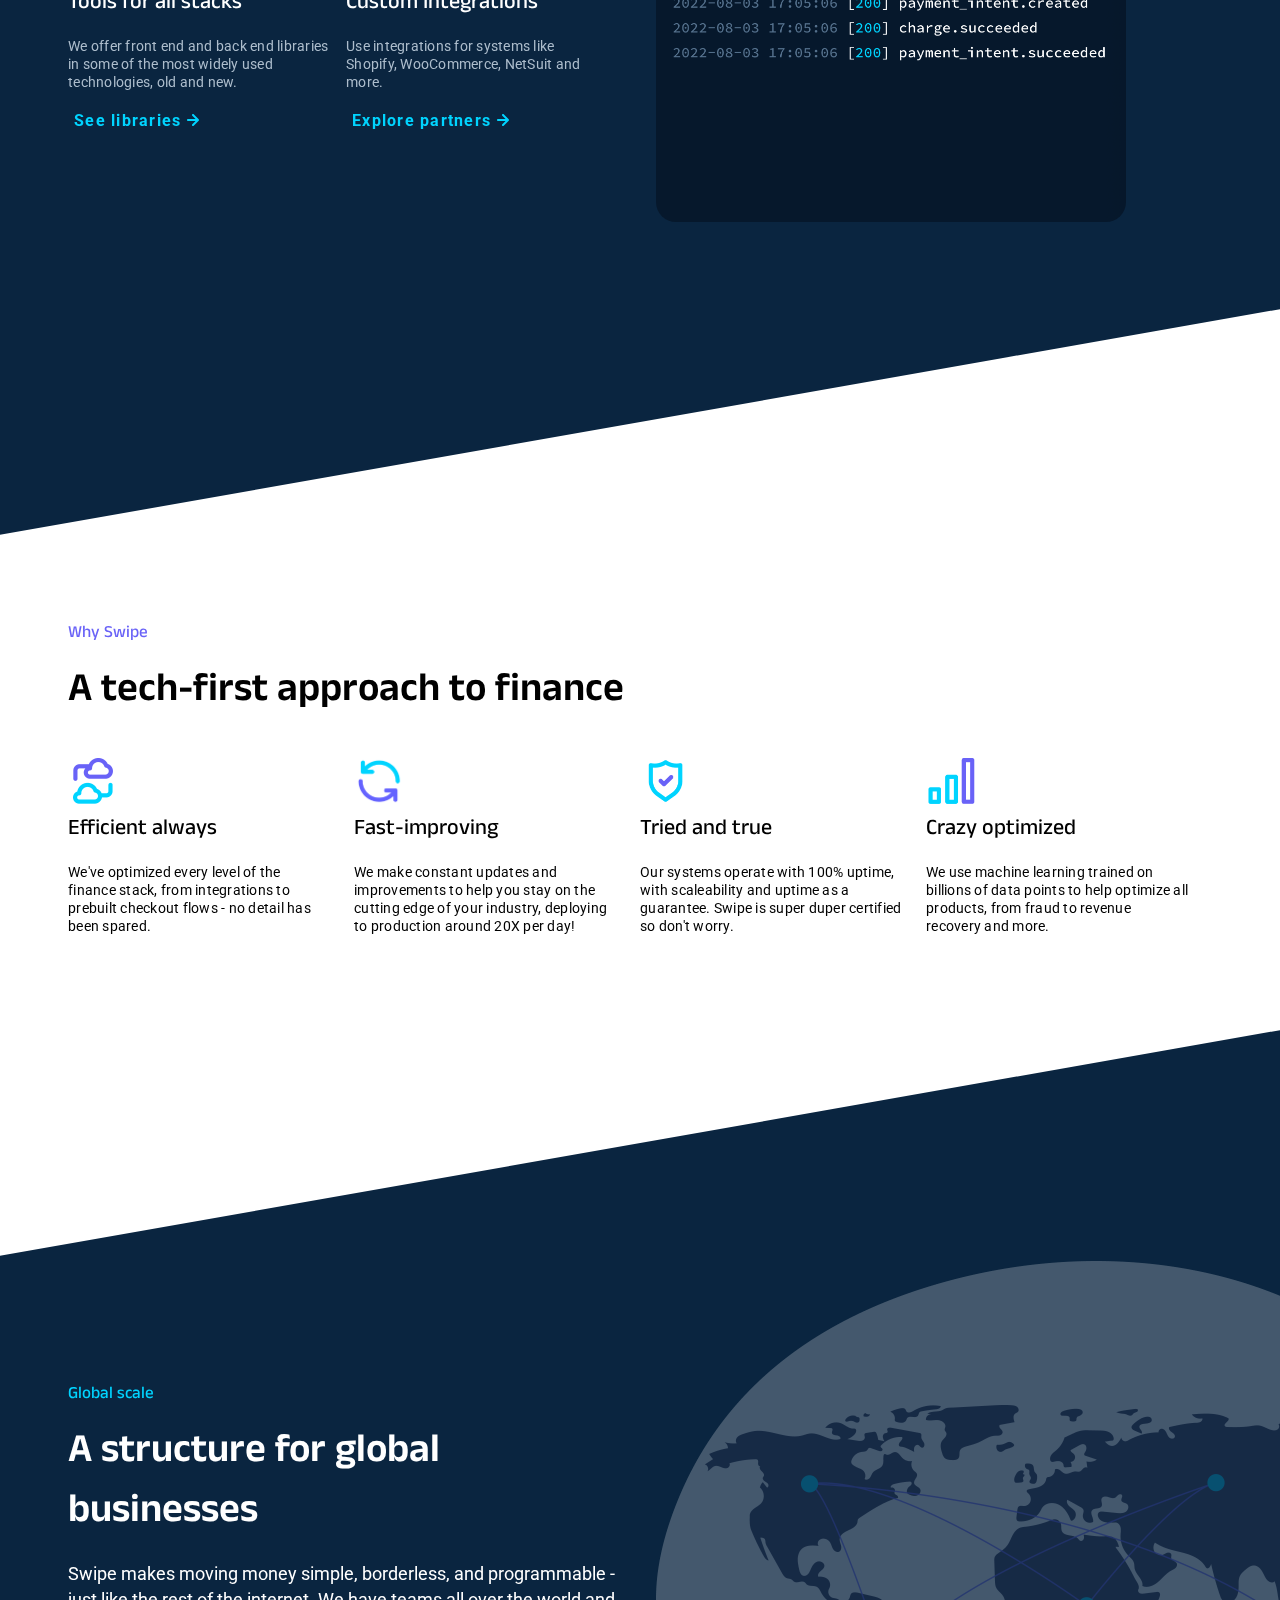
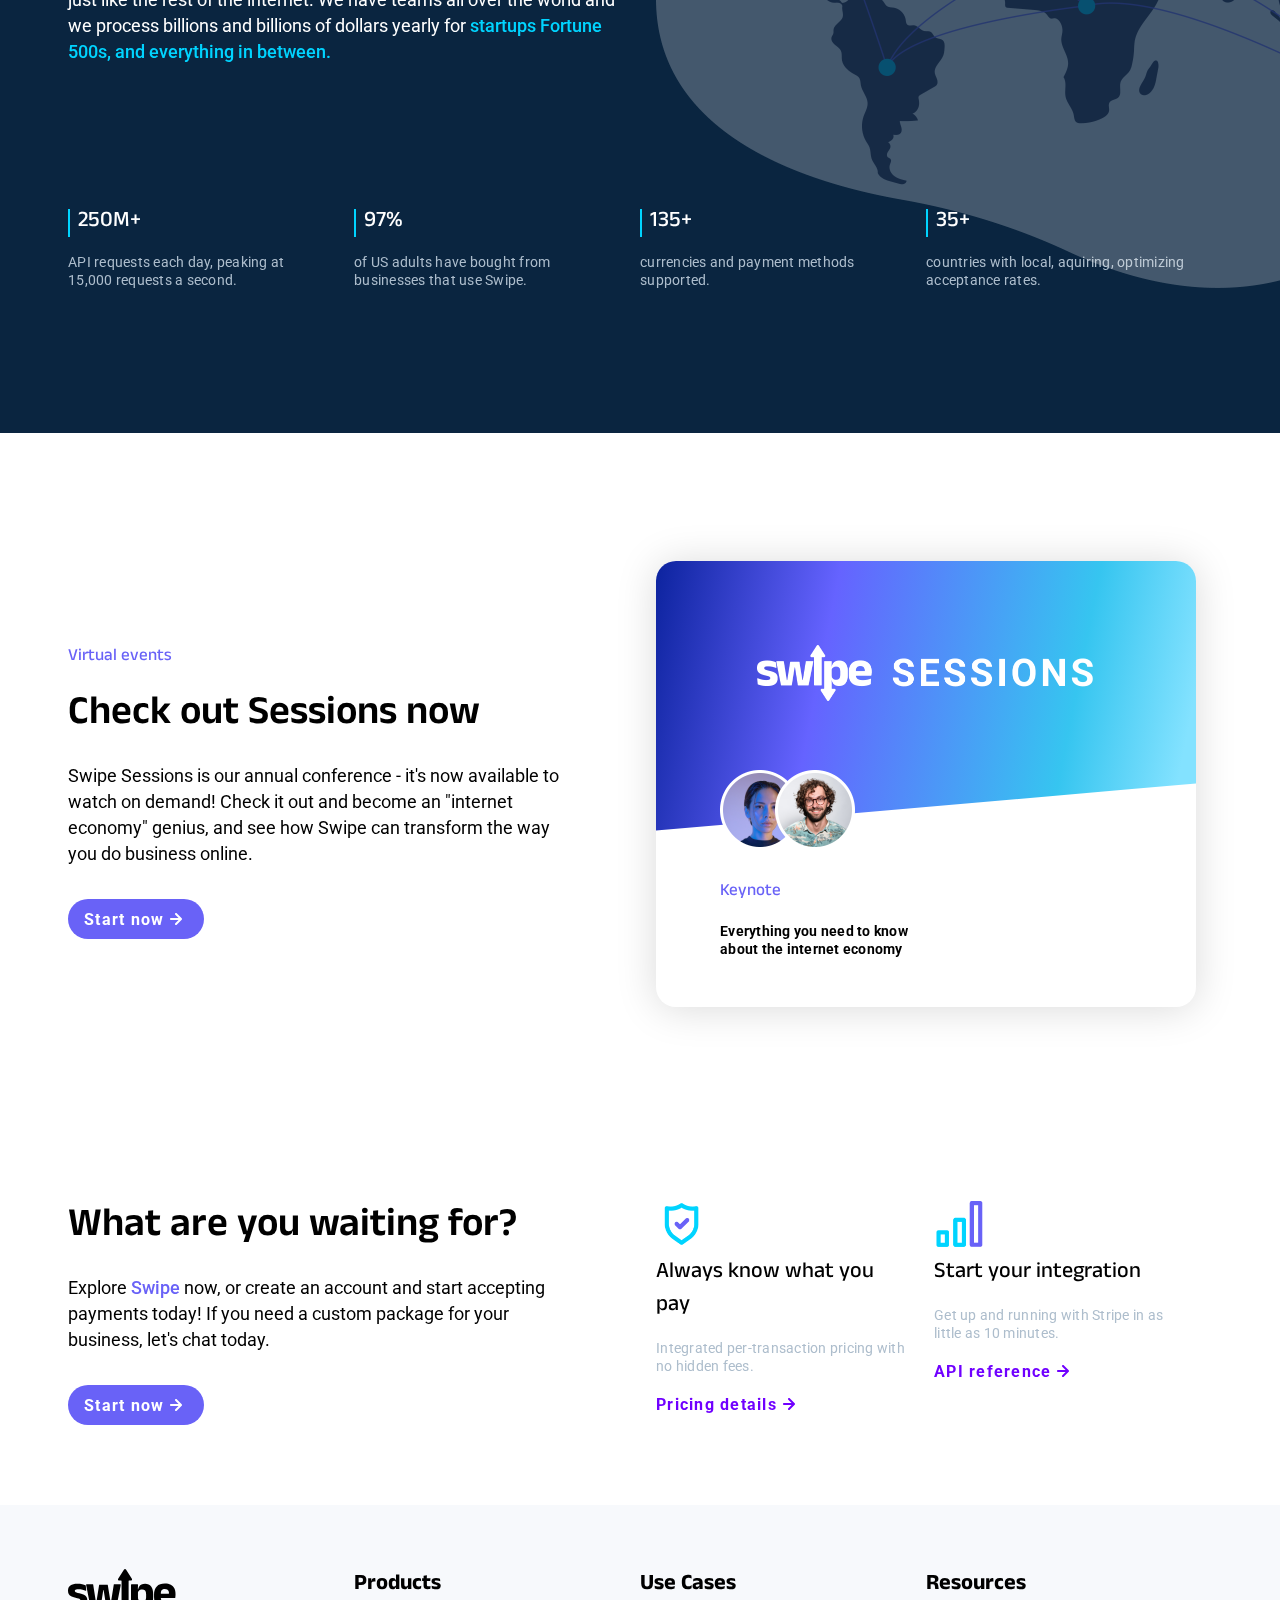
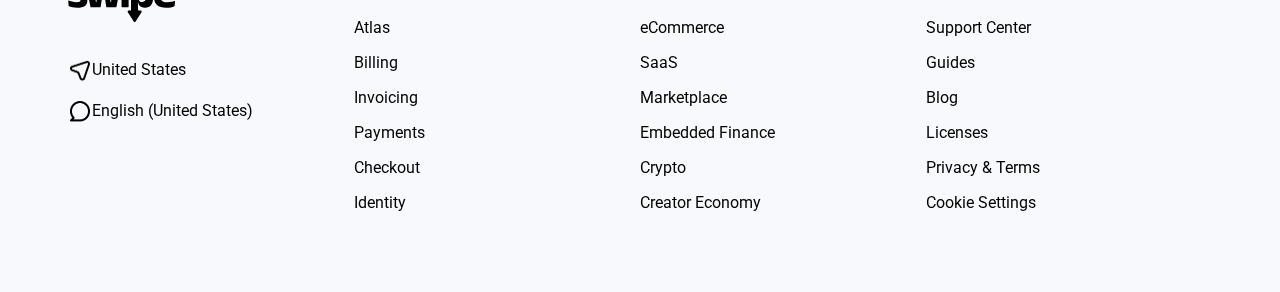
<file: SwipeProject/swipe.html>
<!DOCTYPE html>
<html lang="en">
<head>
    <meta charset="UTF-8">
    <meta name="viewport" content="width=device-width, initial-scale=1.0">
    <link rel="preconnect" href="https://fonts.googleapis.com">
    <link rel="preconnect" href="https://fonts.gstatic.com" crossorigin>
    <link href="https://fonts.googleapis.com/css2?family=Anek+Telugu:wght@300;400;500;600;700&family=Roboto:wght@300;400;500;600;700&display=swap" rel="stylesheet">
    <link rel="stylesheet" href="swipe.css">
    <title>Swipe</title>
</head>
<body>
    <nav class="navbar">
        <img src="assets/logo-white.svg" alt="Swipe, inc.">
        <ul class="menu">
            <li><a href="#">Products</a></li>
            <li><a href="#">Solutions</a></li>
            <li><a href="#">Developers</a></li>
            <li><a href="#">Resources</a></li>
            <li><a href="#">Pricing</a></li>
        </ul>
        <div class="hamburger-button">
            <div class="bar"></div>
            <div class="bar"></div>
            <div class="bar"></div>
        </div>



        <button class="primary-button navbar-button">Sign In</button>
    </nav>
    <main>
        <!--GRADIENT BACKGROUND--> 
        <canvas id="gradient-canvas"></canvas>
        <!--HERO SECTION--> 
        <div class="hero">
            <div class="section-container two-column">
                <div class="col-left">
                    <h1>Payments infrastructure for the world</h1>
                    <p>
                        Tons of companies all over the world use Swipe's seamless platform to manage their businesses's entire financial transaction infrastructure online.
                    </p>
                    <div class="button-container">
                        <button class="primary-button with-icon">
                            Start now
                            <img src="assets/arrow-right-light.svg" alt="">
                        </button>
                        <button class="secondary-button with-icon">
                            Contact sales
                            <img src="assets/arrow-right-purple.svg" alt="">
                        </button>
                    </div>
                </div>
                <div class="col-right hero-phone-container">
                    <img class="hero-phone" src="assets/hero-phone.png" alt="">
                </div>
            </div>
        </div>

        <div class="partners-section">
            <div class="section-container">
                <div class="partners-grid">
                    <img src="assets/instacart.png" alt="">
                    <img src="assets/salesforce.png" alt="">
                    <img src="assets/amazon.png" alt="">
                    <img src="assets/slack.png" alt="">
                    <img src="assets/shopify.png" alt="">
                    <img src="assets/google.png" alt="">
                    <img src="assets/lyft.png" alt="">
                    <img src="assets/zoom.png" alt="">
                </div>
            </div>
        </div>
        <!-- UNIFIED PLATFORM-->
        <div class="unified-platform-section">
            <div class="section-container">
                <p class="subtitle">Unified platform</p>
                <h2>All the payment products you'll ever need</h2>

                <div class="two-column">
                    <div class="col-left">
                        <p>
                            We've got everything you'll need and more to build websites and
                            apps that handle payments, payouts, and much more. Swipe’s
                            products power payments for
                            <a href="#"> all kinds of retailers</a>,
                            <a href="#"> all kinds of businesses</a>,
                            <a href="#"> software platforms & marketplaces</a>, and
                            everything in between.
                        </p>
                    </div>
                    <div class="col-right">
                        <p>
                            We also help companies
                            <a href="#">tackle fraud</a>, <a href="#">issue invoices</a>,
                            <a href="#">send virtual and physical cards</a>,
                            <a href="#">manage financing</a>,
                            <a href="#">wrangle business spend</a>, and much more.
                        </p>
                    </div>
                </div>
                <button class="primary-button with-icon">
                    Start now
                    <img src="assets/arrow-right-light.svg" alt="">
                </button>
            </div>
        </div>
        <!--GRAPHIC SECTION-->

        <div class="graphic-section">
            <div class="section-container">
                <div class="graphic-grid">
                    <img src="assets/credit-card.png" alt="" id="credit-card">
                    <img src="assets/slack-invoice.png" alt="" id="slack-invoice">
                    <img src="assets/phone.png" alt="" id="phone">
                    <img src="assets/dash.png" alt="" id="dash">
                </div>
            </div>
        </div>

        <!-- INTEGRATION SECTION-->
        <div class="integrations-section">
            <div class="section-container two-column">
                <div class="col-left">
                    <p class="subtitle2">Designed for Engineers</p>
                    <h2>The world's best and most intuitive APIs</h2>
                    <p>We abstract the hard stuff away so your teams don't and can focus on building good technology, instead of spending time and money reinventing the wheel.</p>

                    <button class="primary-button with-icon">
                        Start now
                        <img src="assets/arrow-right-dark.svg" alt="">
                    </button>

                    <div class="card-container">
                        <div class="card">
                            <img src="assets/tools-icon.png" alt="" class="icon">
                            <h3>Tools for all stacks</h3>
                            <p class="secondary-text">We offer front end and back end libraries in some of the most widely used technologies, old and new.</p>
                            <button class="secondary-button with-icon">
                                See libraries
                                <img src="assets/arrow-right-blue.svg" alt="">
                            </button>
                        </div>
                        <div class="card">
                            <img src="assets/cube-icon.png" alt="" class="icon">
                            <h3>Custom Integrations</h3>
                            <p class="secondary-text">Use integrations for systems like Shopify, WooCommerce, NetSuit and more.</p>
                            <button class="secondary-button with-icon">
                                Explore partners
                                <img src="assets/arrow-right-blue.svg" alt="">
                            </button>
                        </div>
                    </div>
                </div>
                <div class="col-right">
                    <img src="assets/api-code.png" alt="" id="api-code">
                    <img src="assets/terminal-code.png" alt="" id="terminal-code"> 
                </div>
            </div>
        </div>

        <!--Why SWIPE SECTION-->
        <div class="why-swipe-section">
            <div class="section-container">
                <p class="subtitle">Why Swipe</p>
                <h2>A tech-first approach to finance</h2>
                <div class="card-container">
                    <div class="card">
                        <img src="assets/cloud-icon.png" alt="" class="icon">
                        <h3>Efficient always</h3>
                        <p class="secondary-text">We've optimized every level of the finance stack, from integrations to prebuilt checkout flows - no detail has been spared.</p>
                    </div>
                    <div class="card">
                        <img src="assets/cycle-icon.png" alt="" class="icon">
                        <h3>Fast-improving</h3>
                        <p class="secondary-text">We make constant updates and improvements to help you stay on the cutting edge of your industry, deploying to production around 20X per day!</p>
                    </div>
                    <div class="card">
                        <img src="assets/shield-icon.png" alt="" class="icon">
                        <h3>Tried and true</h3>
                        <p class="secondary-text">Our systems operate with 100% uptime, with scaleability and uptime as a guarantee. Swipe is super duper certified so don't worry.</p>
                    </div>
                    <div class="card">
                        <img src="assets/bars-icon.png" alt="" class="icon">
                        <h3>Crazy optimized</h3>
                        <p class="secondary-text">We use machine learning trained on billions of data points to help optimize all products, from fraud to revenue recovery and more.</p>
                    </div>
                </div>
            </div>
        </div>

        <!--GLOBAL SECTION-->

        <div class="global-section">
            <div class="section-container">
                <div class="two-column">
                    <div class="col-left">
                        <p class="subtitle2">Global scale</p>
                        <h2>A structure for global businesses</h2>
                        <p>Swipe makes moving money simple, borderless, and programmable - just like the rest of the internet. We have teams all over the world and we process billions and billions of dollars yearly for <a href="#">startups Fortune 500s, and everything in between.</a></p>
                    </div>
                    <div class="col-right">
                        <img id="globe" src="assets/global-graphic.png" alt="">
                    </div>
                </div>
                <div class="card-container">
                    <div class="card">
                        <h3>250M+</h3>
                        <p class="secondary-text">API requests each day, peaking at 15,000 requests a second.</p>
                    </div>
                    <div class="card">
                        <h3>97%</h3>
                        <p class="secondary-text">of US adults have bought from businesses that use Swipe.</p>
                    </div>
                    <div class="card">
                        <h3>135+</h3>
                        <p class="secondary-text">currencies and payment methods supported.</p>
                    </div>
                    <div class="card">
                        <h3>35+</h3>
                        <p class="secondary-text">countries with local, aquiring, optimizing acceptance rates.</p>
                    </div>
                </div>
            </div>
        </div>

        <!-- Virtual Events Section-->
        <div class="virtual-events-section">
            <div class="section-container two-column">
                <div class="col-left">
                    <p class="subtitle">Virtual events</p>
                    <h2>Check out Sessions now</h2>
                    <p>Swipe Sessions is our annual conference - it's now available to watch on demand! Check it out and become an "internet economy" genius, and see how Swipe can transform the way you do business online.</p>
                    <button class="primary-button with-icon">
                        Start now
                        <img src="assets/arrow-right-light.svg" alt="">
                    </button>
                </div>
                <div class="col-right">
                    <div class="swipe-sessions-card">
                        <div class="card-top">
                            <img id="sessions-logo" src="assets/swipe-sessions.png" alt="">
                            <div class="avatars">
                                <img src="assets/avatar1.png" alt="">
                                <img src="assets/avatar2.png" alt="">
                            </div>
                        </div>
                        <div class="card-bottom">
                            <div class="card-content">
                                <p class="subtitle">Keynote</p>
                                <p class="secondary-text">Everything you need to know about the internet economy</p>
                            </div>
                        </div>
                    </div>
                </div>
            </div>
        </div>

        <!-- GETTING STARTED SECTION -->

        <div class="getting-started-section">
            <div class="section-container two-column">
                <div class="col-left">
                    <h2>What are you waiting for?</h2>
                    <p>Explore <a href="#">Swipe</a> now, or create an account and start accepting payments today! If you need a custom package for your business, let's chat today.</p>
                    <button class="primary-button with-icon">
                        Start now
                        <img src="assets/arrow-right-light.svg" alt="">
                    </button>
                </div>
                <div class="col-right">
                    <div class="card">
                        <img src="assets/shield-icon.png" alt="" class="icon">
                        <h3>Always know what you pay</h3>
                        <p class="secondary-text">Integrated per-transaction pricing with no hidden fees.</p>

                        <button class="secondary-button with-icon">
                            Pricing details
                            <img src="assets/arrow-right-purple.svg" alt="">
                        </button>
                    </div>
                    <div class="card">
                        <img src="assets/bars-icon.png" alt="" class="icon">
                        <h3>Start your integration</h3>
                        <p class="secondary-text">Get up and running with Stripe in as little as 10 minutes.</p>

                        <button class="secondary-button with-icon">
                            API reference
                            <img src="assets/arrow-right-purple.svg" alt="">
                        </button>
                    </div>
                </div>
            </div>
        </div>

        <footer class="footer">
            <div class="section-container">
                <div class="col">
                    <img src="assets/logo-dark.svg" alt="" id="footer-logo">
                    <div class="icon-link">
                        <img src="assets/location-icon.png" alt="">
                        <a href="#">United States</a>
                    </div>
                    <div class="icon-link">
                        <img src="assets/comment-icon.png" alt="">
                        <a href="#">English (United States)</a>
                    </div>
                </div>
                <div class="col">
                    <h3>Products</h3>
                    <ul>
                        <li><a href="#">Atlas</a></li>
                        <li><a href="#">Billing</a></li>
                        <li><a href="#">Invoicing</a></li>
                        <li><a href="#">Payments</a></li>
                        <li><a href="#">Checkout</a></li>
                        <li><a href="#">Identity</a></li>
                    </ul>
                </div>
                <div class="col">
                    <h3>Use Cases</h3>
                    <ul>
                        <li><a href="#">eCommerce</a></li>
                        <li><a href="#">SaaS</a></li>
                        <li><a href="#">Marketplace</a></li>
                        <li><a href="#">Embedded Finance</a></li>
                        <li><a href="#">Crypto</a></li>
                        <li><a href="#">Creator Economy</a></li>
                    </ul>
                </div>
                <div class="col">
                    <h3>Resources</h3>
                    <ul>
                        <li><a href="#">Support Center</a></li>
                        <li><a href="#">Guides</a></li>
                        <li><a href="#">Blog</a></li>
                        <li><a href="#">Licenses</a></li>
                        <li><a href="#">Privacy & Terms</a></li>
                        <li><a href="#">Cookie Settings</a></li>
                </div>
            </div>
        </footer>
    </main> 


    <script src="gradient.js"></script>
</body>
</html>
</file>
<file: BlogPostProject/app.css>
body {
    font-family: Mukta, sans-serif;
    font-size: 16px;
    margin: 0;
    padding: 0;
    letter-spacing: 0.5px;
}

.info {
    text-align: center;
    text-transform: uppercase;
    font-family: Bitter, serif;
    font-weight: bold;
    font-size: 14px;
    letter-spacing: 1.5px;
}

.info span {
    color: #e95400;
    letter-spacing: 1.5px;
}

h1,
h2,
h3,
h4,
h5,
h6 {
    font-family: Bitter, serif;
    font-weight: 500; 
}

.hero {
    background-color: #863ae8;
    height: 100vh;
    color: white;
    text-align: center;

    display: flex;
    flex-direction: column;
    align-items: center;
    justify-content: center;
}

.hero h1, 
.hero p {
    width: 75%;
    max-width: 900px;
    margin: 16px 0;
}

.hero hr {
    width: 50%;
    margin: 32px 0;
}

h1 {
    font-size: 80px;
    font-weight: 400;
    letter-spacing: -1.5px;
    margin: 0;
}
h2 {
    font-size: 50px;
    letter-spacing: -0.5px;
}

h3 {
    font-size: 38px;
    letter-spacing: 0px;
}

h4 {
    font-size: 30px;
    letter-spacing: 0.25;
}

h5 {
    font-size: 24px;
    letter-spacing: 0.25;
}

h6 {
    font-size: 20px;
    letter-spacing: 0.25px;
}

code {
    color: #e95400;
    font-weight: bold;
}

.content {
    max-width: 900px;
    margin: 0 auto;
    padding: 32px;
}

.content h3 {
    text-transform: capitalize;
}

.headline {
    text-transform: uppercase;
    font-weight: 500;
    letter-spacing: 0px;
    margin: 40px 0;
}

.quote {
    font-style: italic;
    font-size: 14px;
    border-left: 2px solid #e95400;
    padding-left: 16px;
}

.quote cite {
    display: block;
    font-weight: bold;
    margin-left: 20px;
}

footer {
    background-color: #863ae8;
}

footer ul {
    list-style: none;
    margin: 0 auto;
    width: 100%;
    max-width: 900px;
    text-align: center;
    padding: 28px 0;
}

footer ul li {
    display: inline;
    padding: 0 16px;
}

footer li a {
    text-decoration: none;
    color: white;
}

footer li a:hover {
    text-decoration: underline;
}
</file>
<file: Cost Estimator Project/index.css>
body {
    background-color: rgb(233, 223, 255);
    font-family: "Open Sans", sans-serif;
    display: flex;
    flex-direction: column;
    justify-content: center;
    align-items: center;
    padding: 32px;
    color: rgb (44, 44, 44)
}

h1 {
    color: rgb(83, 49, 156);
    margin: 32px 0 64px 0;
}

.container {
    background-color: white;
    width: 100%;
    max-width: 900px;
    box-sizing: border-box;
    display: flex;
    flex-direction: column;
    justify-content: center;
    align-items: center;
    border-radius: 20px;
    padding: 0 64px 64px 64px;
    position: relative;
}

.tabs {
    display: flex;
    width: 100%;
    justify-content: space-around;
    text-transform: uppercase;
    font-weight: bold;
    color: rgb(200, 175, 255);
    margin: 0 0 32px 0;
    padding: 16px;
}

.tabs p {
    padding: 8px;
}

.tabs p:hover {
    color: rgb(83, 49, 156);
    cursor: pointer;
}

.tabs p.active {
    color: rgb(83, 49, 156);
    position: relative;
}

.line {
    height: 3px;
    width: 100%;
    position: absolute;
    top: 98px;
    background-color: rgb(231, 231, 231);
}

.underline {
    height: 4px;
    background-color: purple;
    width: 100px;
    display: inline-block;
    position: absolute;
    bottom: 0;
    left: 0;
}

.tabs .active::before {
    content: "";
    width: 200%;
    height: 4px;
    position: absolute;
    bottom: -32px;
    left: -50%;
    z-index: 2;
    border-radius: 10px;
    background-color: rgb(83, 49, 156);
}

.toggle-wrapper {
    display: flex;
}

.toggle-wrapper img {
    height: 40px;
    margin: 0 16px;
}

.toggle {
    background-color: rgb(83, 49, 156);
    height: 32px;
    width: 140px;
    border-radius: 20px;
    display: flex;
    justify-content: space-between;
    padding: 0 4px 0 16px;
    align-items: center;
    box-sizing: border-box;
    text-transform: uppercase;
    font-weight: bold;
    font-size: 12px;
}

.toggle span:first-of-type {
    color: white;
}

.toggle span:last-of-type {
    background-color: white;
    color:  rgb(83, 49, 156);
    padding: 4px 16px;
    border-radius: 20px;
}

.sessions-card {
    background-color: rgb(250, 247, 255);
    text-align: center;
    padding: 32px;
    width: 50%;
    text-transform: uppercase;
    margin: 16px 0;
    border-radius: 10px;
    box-sizing: border-box;
}

.sessions-card p {
    color: rgb(44, 44, 44);
    font-size: 12px;
    font-weight: bold;
    margin-bottom: 0;
}

.sessions-card .number {
    color: rgb(83, 49, 156);
    font-size: 54px;
    margin: 0;
}

.description {
    line-height: 32px;
    margin: 16px 0 32px 0;
}

.slider {
    width: 100%;
    position: relative;
    margin-bottom: 16px;
}

.slider .bar {
    width: 100%;
    height: 16px;
    background-color: rgb(248, 248, 248);
    border: 1px solid rgb(210, 210, 210);
    border-radius: 20px;
}

.slider .progress {
    width: 31%;
    height: 18px;
    background: linear-gradient(
        90deg,
        rgba(2, 0, 36, 1) 0%,
        rgba(53, 10, 74, 1) 36%,
        rgba(83, 49, 156, 1) 100%
    );
    border-top-left-radius: 20px;
    border-bottom-left-radius: 20px;
    position: absolute;
    top: 0;
    left: 0;
}

.slider .point {
    height: 24px;
    width: 24px;
    background-color: rgb(83, 49, 156);
    border-radius: 50%;
    position: absolute;
    top: -5px;
    left: 29%;
    border: 2px solid white;
    transition: 0.15s transform ease;
}

.slider .point:hover {
    cursor: pointer;
    transform: scale(1.15);
}

.slider .scale ul{
    list-style: none;
    display: flex;
    justify-content: space-between;
    padding: 0;
    font-weight: bold;
    color: rgb(166, 166, 166)
}

.card-wrapper {
    display: flex;
}

.card {
    background-color: rgb(250, 247, 255);
    border-radius: 10px;
    margin: 16px;
    padding: 16px 32px;
    box-shadow: 0px 3px 11px 1px rgba(0, 0, 0, 0.1);
    text-align: center;
    font-weight: bold;
    transition: 0.15 transform ease;
    color: rgb(83, 49, 156);
    position: relative;
}

.card:hover {
    transform: translateY(-8px);
}

.card .top-section {
    padding: 8px;
    text-transform: uppercase;
}

.card .top-section p {
    margin: 4px 0;
}

.card .price {
    font-size: 42px;
    color: rgb(44, 44, 44);
}

.card hr {
    width: 30%;
    border: 1px solid rgb(210, 210, 210);
    border-radius: 2px;
}

.card button {
    border: none;
    color: white;
    background-color: rgb(83, 49, 156);
    padding: 16px;
    border-radius: 10px;
    transition: 0.15 transform ease;
    font-weight: bold;
    margin: 8px 0;
}

.card button:hover {
    cursor: pointer;
    transform: scale(1.05);
}

.card .save-header {
    color: white;
    background: linear-gradient(
        90deg,
        rgba(2, 0, 36, 1) 0%,
        rgba(53, 10, 74, 1) 36%,
        rgba(83, 49, 156, 1) 100%
    );
    width: 100%;
    position: absolute;
    top: -24px;
    left: 0;
    border-top-right-radius: 10px;
    border-top-left-radius: 10px;
}

@media only screen and (max-width: 750px) {
    .card {
        width: 100%;
    }
    .card-wrapper {
        flex-wrap: wrap-reverse;
    }
    .sessions-card {
        width: 80%;
    }
}

@media only screen and (max-width: 600px) {
    body {
        padding: 16px;
    }
    h1 {
        margin: 0 0 16px 0;
    }
    .container {
        padding: 0 16px;
    }
    .sessions-card {
        width: 100%;
    }
}
</file>
<file: GridProject/index.css>
body {
    font-family: Poppins, sans-serif;    
}

.container {
    max-width: 90%;
    margin: 0 auto;
    padding: 0 16px;
}

.navbar {
    display: flex;
    justify-content: space-between;
    padding: 64px 0;
}

.navbar .left {
    font-size: 32px;
    font-weight: bold;
}
.navbar .right {
    width: 400px;
    display: flex;
    justify-content: space-between;
    align-items: center;
}
.navbar .right a {
    text-decoration: none;
    color: black;
}

.navbar .right a:hover {
    text-decoration: underline;
}

.navbar .right img {
    height: 24px;
    width: 24px;
}

.navbar .hamburger {
    display: none;
}

.navbar .hamburger {
    cursor: pointer;
}

.mobileNav {
    width: 80px;
    background-color: white;
    height: 100vh;
    display: flex;
    flex-direction: column;
    justify-content: center;
    align-items: center;
    position: fixed;
    z-index: 2;
    top: 0;
    right: -160px;
    padding: 16px;
    transition: transform 0.3s;
}

.mobileNav img {
    width: 24px;
    height: 24px;
}

.openDrawer {
    transform: translateX(-160px);
}

.mobileNav a {
    text-decoration: none;
    color: black;
    margin: 16px 0;
}

.mobileNav a:hover {
    text-decoration: underline;
}

.bar1,
.bar2,
.bar3 {
    background-color: black;
    height: 4px;
    width: 36px;
    margin: 3px;
    border-radius: 10px;
}

.project-grid {
    display: grid;
    grid-template-areas: 
        "eth eth alphabet"
        "eth eth traveler"
        "astro cube traveler"
        "cup insta insta"
        "cup insta insta"
        "foam foam dimensional"
        "foam foam dimensional";
    grid-gap: 16px;
    width: 600px;
    width: 100%;
}

#eth {
    grid-area: eth;
}

#alphabet {
    grid-area: alphabet;
}

#traveler {
    grid-area: traveler;
}

#astro {
    grid-area: astro;
}

#cube {
    grid-area: cube;
}

#cup {
    grid-area: cup;
}

#insta {
    grid-area: insta;
}

#foam {
    grid-area: foam;
}

#dimensional {
    grid-area: dimensional;
}

.project {
    position: relative;
}

.project img {
    width: 100%;
    object-fit: cover;
    height: 100%;
}

.project .overlay {
    background-color: rgba(255, 255, 255, 0.1);
    position: absolute;
    top: 0;
    left: 0;
    width: 100%;
    height: 100%;
    display: flex;
    justify-content: center;
    align-items: center;
    margin: 0;
    font-size: 36px;
    font-weight: bold;
    letter-spacing: 2px;
    opacity: 0;
    transition: all 0.2 ease;
}

.project .overlay:hover {
    opacity: 1;
    cursor: pointer;
}

.overlay.white {
    color: white;
}

.footer {
    text-align: center;
    padding: 64px;
}

@media only screen and (max-width: 1100px) {
    .container {
        max-width: 100%;
    }
    .project-grid {
      max-width: 100%;
      grid-template-areas: 
        "eth eth"
        "alphabet traveler"
        "astro cube"
        "insta insta"
        "cup foam"
        "dimensional dimensional";
    }
}

@media only screen and (max-width: 768px) {
    .project-grid {
        margin-top: 100px;
    }
    .navbar {
        padding: 16px 24px;
        box-sizing: border-box;
        position: fixed;
        top: 0;
        left: 0;
        z-index: 3;
        background-color: white;
        width: 100%;
    }
    .navbar .right {
        display: none;
    }
    .navbar .hamburger {
        display: flex;
        flex-direction: column;
        justify-content: center;
    }
    .footer {
        font-size: 14px;
        padding: 32px;
    }
    .project-grid {
      grid-template-areas: 
        "eth eth"
        "alphabet alphabet"
        "traveler traveler"
        "astro cube"
        "insta insta"
        "cup cup"
        "foam foam"
        "dimensional dimensional";
    }
    .project .overlay {
        font-size: 24px;
    }
}

.animateBar1 {
    animation: flipBar1 0.5s;
    animation-fill-mode: forwards;
}

.animateBar2 {
    animation: fadeBar2 0.5s;
    animation-fill-mode: forwards;
}

.animateBar3 {
    animation: flipBar3 0.5s;
    animation-fill-mode: forwards;
}

@keyframes flipBar1 {
    from {
        transform: rotate(0deg);
    }
    to {
        transform: rotate(45deg) translate(4px, 10px);
    }
}

@keyframes fadeBar2 {
    from {
        transform: scaleX(1);
        opacity: 1;
    }
    to {
        transform: scaleX(0);
        opacity: 0;
    }
}

@keyframes flipBar3 {
    from {
        transform: rotate(0deg);
    }
    to {
        transform: rotate(-45deg) translate(4px, -10px);
    }
}
</file>
<file: HazelCV/index.css>
html {
    font-size: 11px;
}
body {
    padding: 0;
    margin: 0;
    font-family: 'Forum', serif;
}

.hero {
    background-color: #f08e80;
    min-height: 90vh;
    color: white;
    display: inline-block;
}

.navbar {
    display: flex;
    justify-content: space-between;
    align-items: center;
    color: white;
    padding: 24px 32px;
    box-sizing: border-box;
}

.navbar .links a {
    color: white;
    text-decoration: none;
    margin-right: 16px;
    font-size: 1.2rem;
}

.navbar p {
    font-size: 2rem;
    font-weight: bold;
    margin: 0;
}

.navbar .contact {
    background-color: white;
    color: #f08e80;
    padding: 16px 24px; 
    text-decoration: none;
}

.navbar .contact:hover {
    opacity: 0.8;
}

.hero-content {
    padding: 0 15%;
}

.tagline {
    font-size: 4.5rem;
    color: white;
    letter-spacing: 2px;
    padding: 32px 0;
}

.two-column-section {
    font-size: 2rem;
}

.two-column-section > p {
    width: 50%;
    box-sizing: border-box;
    float: left;
}

.two-column-section .skills {
    width: 50%;
    float: left;
    box-sizing: border-box;
    padding: 0px;
    list-style: none;
}

.two-column-section .skills li {
    width: 50%;
    float: left;
    font-size: 1.25 rem;
    margin: 8px 0;
}

.blog-section {
    background-color: white;
    padding: 64px 0;

}

.blog-content {
    padding: 0 15%;
}

.two-column-section .blog-posts {
    width: 50%;
    float: left;
}

.blog-title {
    font-size: 1.5rem;
}

.blog-text {
    font-size: 1rem;
}

.blog-posts {
    margin-top: 24px;
}

.blog-posts .blog-date {
    font-size: 0.9rem;
    color: gray;
    margin-bottom: 32px;
}

.blog-posts p {
    margin: 8px 0;
}

.events-section {
    background-color: #fdf0e6;
    padding: 64px 0;
    display: inline-block;
    width: 100%;
}

.events-content {
    padding: 0 15%
}

.events-card {
    width: 50%;
    float: left;
    margin-top: 24px;
}

.events-card p{
    margin: 8px 0;
}

.event-title {
    font-size: 1.5rem;
}

.event-location {
    font-size: 1rem;
}

.events-card .event-date {
    font-size: 0.9rem;
    color:grey;
    margin-bottom: 32px;
}

footer {
    background-color: black;
    color: white;
    padding: 64px;
}

.footer-content {
    text-align: center;
}

footer img {
    width: 2rem;
    height: 2rem
    margin: 0.8px;
}
</file>
<file: SwipeProject/swipe.css>
/* VARIABLES */
:root {
    /* TEXT VARIABLES */
    --text-dark: #000;
    --text-light: #fff;
    --text-grey: #adbdcc;
    --body-font: "Roboto", sans-serif;
    --heading-font: "Anek Telugu", sans-serif;
    --h1-size: 94px;
    --h1-height: 108px;
    --h2-size: 50px;
    --h2-height: 75px;
    --h3-size: 40px;
    --h4-size: 32px;
    --h5-size: 28px;
    --h6-size: 22px;
    --subtitle-size: 17px;
    --subtitle-height: 26px;
    --p-size: 18px;
    --p-height: 26px;
    --secondary-text-size: 14px;
    --secondary-text-height: 18px;
    --button-size: 16px;

    /* SPACING VARIABLES*/
    --spacing-sm: 8px;
    --spacing-md: 16px;
    --spacing-lg: 32px;
    --spacing-xl: 64px;
    --standard-width: 1144px;

    /* COLOR VARIABLES */
    --purple-1: #6962f7;
    --purple-2: #7000ff;
    --blue-1: #00d4ff;
    --primary-accent: #0a2540;
    --primary-button-hover: #6d7a88;
    --bg-white: #fff;
    --bg-light: #f7f9fc;

    --standard-border-radius: 20px;
    --standard-box-shadow: 0px 2px 40px rgba(0,0,0, 0.15);
    --primary-gradient: linear-gradient(
        101.33deg,
        #08209a 0.76%,
        #6563ff 33.3%,
        #36c5f0 76.92%,
        #83e2ff 96.96%
    );
}

/* GENERAL ELEMENT STYLES */

html,
body {
    width: 100%;
    position: relative;
    overflow-x: hidden;
}

body {
    font-family: var(--body-font);
    color: var(--text-dark);
    margin: 0;
    box-sizing: border-box;
    padding: var(--spacing-sm) 0 0 0;
    background-color: var(--bg-white);
    display: flex;
    flex-direction: column;
    justify-content: center;
    align-items: center;
}

main {
    width: 100%;
    margin: var(--spacing-xl) 0 0 0;
}

h1 {
    font-family: var(--heading-font);
    font-weight: 600;
    font-size: var(--h1-size);
    margin: 0;
    width: 100%;
    letter-spacing: -1px;
    line-height: var(--h1-height);
}

h2 {
    font-family: var(--heading-font);
    font-weight: 600;
    font-size: var(--h3-size);
    margin: 0;
    width: 100%;
}

h3 {
    font-family: var(--heading-font);
    font-weight: 500;
    font-size: var(--h3-size);
    margin: 0;
    width: 100%;
}

h4 {
    font-family: var(--heading-font);
    font-weight: 500;
    font-size: var(--h4-size);
    margin: 0;
    width: 100%;
    letter-spacing: 0.25px;
}

h5 {
    font-family: var(--heading-font);
    font-weight: 500;
    font-size: var(--h5-size);
    margin: 0;
    width: 100%;
}

h6 {
    font-family: var(--heading-font);
    font-weight: 500;
    font-size: var(--h6-size);
    margin: 0;
    width: 100%;
}

a {
    text-decoration: none;
    color: var(--purple-1);
    font-weight: 500;
    transition: color 0.25s ease;
}

a:hover{
    color: var(--primary-accent)
}

p {
    font-size: var(--p-size);
    line-height: var(--p-height);
    font-weight: 400;
    margin: var(--spacing-md) 0;
}

/* LAYOUT STYLES */

.section-container {
    width: 100%;
    max-width: var(--standard-width);
}

.two-column {
    width: 100%;
    display: flex;
    flex-direction: row;
    justify-content: center;
    align-items: flex-start;
    box-sizing: border-box;
}

.two-column > .col-left {
    width: 50%;
    box-sizing: border-box;
    padding: 0 var(--spacing-md) 0 0;
    display: flex;
    flex-direction: column;
    align-items: start;
    justify-content: center;
}

.two-column > .col-right {
    width: 50%;
    box-sizing: border-box;
    padding: 0 0 0 var(--spacing-md);
    display: flex;
    flex-direction: column;
    align-items: start;
    justify-content: center;
}

.card {
    display: flex;
    flex-direction: column;
    justify-content: flex-start;
    align-items: flex-start;
    padding: var(--spacing-sm) var(--spacing-md) var(--spacing-sm) 0;
}

.card .icon {
    height: 50px;
    margin: 0 0 var(--spacing-sm) 0;
}

.card h3 {
    font-family: var(--heading-font);
    font-weight: 500;
    font-size: var(--h6-size);
    margin: 0;
    width: 100%;
}

.subtitle,
.subtitle2 {
    color: var(--purple-1);
    font-family: var(--heading-font);
    font-weight: 500;
    font-size: var(--subtitle-size);
    line-height: var(--subtitle-height);
}

.subtitle2 {
    color: var(--blue-1);
}

.secondary-text {
    font-size: var(--secondary-text-size);
    line-height: var(--secondary-text-height);
    color: var(--text-grey);
    letter-spacing: 0.25px;
}

/* BUTTON STYLES */
.primary-button {
    font-family: var(--body-font);
    font-size: var(--button-size);
    letter-spacing: 1.25px;
    font-weight: bold;
    border-radius: var(--standard-border-radius);
    background-color: var(--primary-accent);
    border: none;
    color: var(--text-light);
    padding: var(--spacing-sm) var(--spacing-md);
    transition: all 0.25s ease;
}

.primary-button:hover {
    background-color: var(--primary-button-hover);
    cursor: pointer;
}

.secondary-button {
    font-family: var(--body-font);
    font-size: var(--button-size);
    letter-spacing: 1.25px;
    font-weight: bold;
    border-radius: var(--standard-border-radius);
    background-color: transparent;
    border: none;
    color: var(--primary-accent);
    transition: all 0.25s ease;
}

.secondary-button:hover {
    opacity: 0.75;
    cursor: pointer;
}

.with-icon {
    display: flex;
    justify-content: center;
    align-items: center;
}

.with-icon > img {
    transition: transform 0.25s ease;
}

.with-icon:hover > img{
    transform: translateX(4px);
}

/* NAVBAR */

.navbar {
    display: flex;
    justify-content: space-between;
    align-items: center;
    width: 100%;
    max-width: var(--standard-width);
    padding: 0 var(--spacing-md);
    margin: 0 0 var(--spacing-xl) 0;
    box-sizing: border-box;
}

.menu {
    display: flex;
    list-style: none;
    justify-content: center;
    align-items: center;
}

.menu a {
    color: var(--text-light);
    margin: 0 var(--spacing-md);
    font-weight: bold;
}

.menu a:hover {
    text-decoration: underline;
}

.navbar-button {
    background-color: rgba(250, 250, 250, 0.25);
}

.navbar-button:hover {
    background-color: rgba(250, 250, 250, 0.5);
}

.hamburger-button {
    display: none;
}
/* ANIMATED GRADIENT BACKGROUND */

#gradient-canvas {
    width: 200%;
    height: 970px;
    transform: rotate(-10deg);
    position: absolute;
    top: -600px;
    left: -50%;
    z-index: -1;
    --gradient-color-1: #ef008f;
    --gradient-color-2: #6ec3f4;
    --gradient-color-3: #7038ff;
    --gradient-color-4: #ffba27;
}

/* HERO STYLES */
.hero {
    width: 100%;
    display: flex;
    justify-content: center;
}

.hero p {
    max-width: 480px;
}

.button-container {
    display: flex;
    margin: var(--spacing-md) 0;
}

.button-container button:nth-of-type(2) {
    margin:0 0 0 var(--spacing-md);
    color: var(--purple-2)
}

.hero .hero-phone-container {
    height: 564px;
    align-items: flex-end;
}

.hero-phone {
    height: 628px;
    transform: translate(32px, -32px);
}

/* PARTNERS SECTIONS */

.partners-section {
    width: 100%;
    display: flex;
    justify-content: center;
}

.partners-grid {
    display: grid;
    grid-template-columns: 1fr 1fr 1fr 1fr;
    grid-template-rows: 1fr 1fr;
    margin: var(--spacing-xl) 0;
    column-gap: var(--spacing-md);
    row-gap: var(--spacing-lg);
}

.partners-grid img {
    height: 60px;
    place-self: center;
}

/* UNIFIED PLATFORM SECTION */

.unified-platform-section {
    padding: var(--spacing-xl) 0;
    width: 100%;
    display: flex;
    justify-content: center;
    background-color: var(--bg-light);
}

.unified-platform-section h2 {
    width: 50%;
    margin-bottom: var(--spacing-md);
}

.unified-platform-section .primary-button {
    background-color: var(--purple-1);
    margin: var(--spacing-md) 0;
}

.unified-platform-section .primary-button:hover {
    background-color: var(--primary-accent);
}

/* GRAPHIC GRID SECTION */
.graphic-section {
    width: 100%;
    display: flex;
    justify-content: center;
    background-color: var(--bg-light);
}

.graphic-grid {
    display: grid;
    grid-template-areas: 
    "card slack slack"
    "phone slack slack"
    "phone dash dash";
    grid-gap: var(--spacing-lg);
    padding: var(--spacing-lg) 0;
}

#credit-card {
    grid-area: card;
    width: 100%;
    box-shadow: var(--standard-box-shadow);
    border-radius: var(--standard-border-radius);
}

#slack-invoice {
    grid-area: slack;
    width: 100%;
    box-shadow: var(--standard-box-shadow);
    border-radius: var(--standard-border-radius);
}

#phone {
    grid-area: phone;
    width: 100%;
}

#dash {
    grid-area: dash;
    width: 100%;
    box-shadow: var(--standard-box-shadow);
    border-radius: var(--standard-border-radius);
}

/* INTEGRATIONS SECTION STYLES */

.integrations-section {
    color: var(--text-light);
    width: 100%;
    display: flex;
    justify-content: center;
    position: relative;
    padding: calc(var(--spacing-xl) * 3) 0;
    z-index: 1;
}

.integrations-section::before {
    content: "";
    width: 100%;
    height: 1100px;
    background-color: var(--primary-accent);
    position: absolute;
    top: -32px;
    left: 0;
    z-index: -1;
    transform: skewY(-10deg);
}

.integrations-section::after {
    content: "";
    background-color: var(--bg-light);
    width: 100%;
    height: 50%;
    position: absolute;
    top: 0;
    left: 0;
    z-index: -2;
}

.integrations-section .primary-button {
    background-color: var(--blue-1);
    color: var(--primary-accent);
    margin: var(--spacing-md) 0 0 0;
}

.integrations-section .primary-button:hover {
    background-color: var(--bg-white);
}

.integrations-section .secondary-button {
    color: var(--blue-1);
}

.integrations-section .card-container {
    display: flex;
    margin: var(--spacing-lg) 0;
}

.integrations-section .card-container .card {
    width: 50%;
}

#api-code {
    max-width: 470px;
    margin: 0 0 var(--spacing-md);
    border-radius: var(--standard-border-radius);
}

#terminal-code {
    max-width: 470px;
    border-radius: var(--standard-border-radius);
}

/* WHY SWIPE SECTION */
.why-swipe-section {
    width: 100%;
    display: flex;
    justify-content: center;
    padding: calc(var(--spacing-xl) * 3) 0;
}

.why-swipe-section .card-container {
    display: flex;
    margin: var(--spacing-lg) 0;
}

.why-swipe-section .card-container .card{
    width: 25%;
    padding: 0 var(--spacing-sm) 0 0;
    margin: 0 var(--spacing-md) 0 0;
    box-sizing: border-box;
}

.why-swipe-section .secondary-text{
    color: var(--text-dark);
}

/* GLOBAL SECTION */
.global-section {
    width: 100%;
    display: flex;
    justify-content: center;
    color: var(--text-light);
    position: relative;
    padding: calc(var(--spacing-xl) * 3) 0 0 0;
}

.global-section::before {
    content: "";
    width: 100%;
    height: 1200px;
    background-color: var(--primary-accent);
    position: absolute;
    top: -32px;
    left: 0;
    transform: skewY(-10deg);
    z-index: -1;
}

.global-section a{
    color: var(--blue-1);
}

.global-section a:hover{
    color: var(--text-light);
}

.global-section .card-container {
    display: flex;
    margin: calc(var(--spacing-xl) * 2) 0;
}

.global-section .card-container .card{
    width: 25%;
    box-sizing: border-box;
    padding: 0 var(--spacing-sm) 0 0;
    margin: 0 var(--spacing-md) 0 0;
}

.global-section .card-container .card h3{
    border-left: 2px solid var(--blue-1);
    padding: 0 0 0 var(--spacing-sm);
    line-height: 28px;
}

#globe {
    max-width: 844px;
    opacity: 25%;
    position: absolute;
    top: 10%;
}

/* VIRTUAL EVENTS SECTION */

.virtual-events-section {
    display: flex;
    justify-content: center;
    padding: calc(var(--spacing-xl) * 2) 0;
    position: relative;
}

.virtual-events-section::before {
    content: "";
    background-color: var(--bg-white);
    height: 100%;
    width: 100%;
    position: absolute;
    top: 0;
    z-index: -1;
}

.virtual-events-section .primary-button {
    background-color: var(--purple-1);
    margin: var(--spacing-md) 0 0 0;
}

.virtual-events-section .primary-button:hover {
    background-color: var(--primary-accent);
}

.virtual-events-section .col-left {
    height: 446px;
    padding: 0 var(--spacing-xl) 0 0;
}

.swipe-sessions-card {
    width: 540px;
    height: 446px;
    box-shadow: var(--standard-box-shadow);
    border-radius: var(--standard-border-radius);
    overflow: hidden;
}

.swipe-sessions-card .card-top {
    width: 100%;
    height: 50%;
    display: flex;
    justify-content: center;
    align-items: center;
    position: relative;
}

.swipe-sessions-card .card-top::before {
    background: var(--primary-gradient);
    content: "";
    width: 100%;
    height: 150%;
    position: absolute;
    top: -40%;
    transform: skewY(-5deg);
    z-index: 1;
}

#sessions-logo {
    z-index: 2;
    width: 338px;
}

.virtual-events-section .avatars {
    position: absolute;
    bottom: -70px;
    left: var(--spacing-xl);
    z-index: 3;
    /* width: 140px;
    height: 80px; */
}

.virtual-events-section .avatars img {
    width: 80px;
}

.virtual-events-section .avatars img:nth-of-type(2) {
    position: absolute;
    left: 55px;
}

.virtual-events-section .card-bottom {
    width: 100%;
    height: 50%;
    box-sizing: border-box;
    padding: var(--spacing-xl);
}

.virtual-events-section .card-bottom .subtitle {
    margin: var(--spacing-lg) 0 0 0;
}

.virtual-events-section .card-bottom .secondary-text {
    color: var(--text-dark);
    width: 50%;
    font-weight: 700;
}


/* GETTING STARTED SECTION */

.getting-started-section {
    display: flex;
    justify-content: center;
    padding: var(--spacing-xl) 0;
}

.getting-started-section .primary-button {
    background-color: var(--purple-1);
    margin: var(--spacing-md) 0;
}

.getting-started-section .primary-button:hover {
    background-color: var(--primary-accent);
}

.getting-started-section .col-left {
    padding: 0 var(--spacing-xl) 0 0;
}

.getting-started-section .col-right {
    flex-direction: row;
}

.getting-started-section .col-right .card {
    width: 50%;
    box-sizing: border-box;
    padding: 0 var(--spacing-sm) 0 0;
    margin: 0 var(--spacing-md) 0 0;
}

.getting-started-section .col-right .card .secondary-button {
    color: var(--purple-2);
    padding-left: 0;
}

/* FOOTER STYLES */

.footer {
    display: flex;
    justify-content: center;
    background-color: var(--bg-light);
    padding: var(--spacing-xl) 0;
}

.footer .section-container {
    display: flex;
}

#footer-logo {
    max-width: 108px;
    margin: 0 0 var(--spacing-md) 0;
}

.footer .col {
    width: 25%;
}

.footer .col ul {
    list-style: none;
    padding: 0;
}

.footer .col li {
    margin: var(--spacing-md) 0;
}

.footer .col a {
    color: var(--text-dark);
    font-weight: normal;
}

.footer .col a:hover {
    color: var(--purple-1);
    text-decoration: underline;
}

.footer .icon-link {
    display: flex;
    align-items: center;
    margin: var(--spacing-md) 0;
}

.footer .icon-link img {
    width: 24px;
}

.footer h3 {
    font-size: var(--h6-size);
    font-weight: 700;
}

/* CUSTOM BREAKPOINT */
@media only screen and (max-width: 1144px){
    :root {
        --h1-size: 80px;
        --h1-height: 85px;
    }

    /* GENERAL LAYOUT */
    .section-container {
        padding: 0 var(--spacing-md);
    }

    /* HERO LAYOUT */
    .hero-phone {
        height: 550px;
        transform: translateY(-60px);
    }

    .hero .col-left {
        width: 60%;
    }

    .hero .col-right {
        width: 40%;
    }

    /* PARTNERS GRID SECTION */
    .partners-section {
        margin: -60px 0 0 0;
    }
    .partners-grid {
        margin: 0 0 var(--spacing-xl) 0;
    }
}

/* CUSTOM BREAKPOINT (850px) */
@media only screen and (max-width: 850px) {
    :root {
        --h1-size: 70px;
        --h1-height: 75px;
    }

    /* HERO SECTION */
    .hero-phone {
        transform: translateY(-85px);
    }

    /* PARTNERS GRID */
    .partners-grid img {
        width: 100%;
        height: auto;
    }

    /*INTEGRATIONS SECTION*/
    .integrations-section .col-left{
        width: 60%;
    }

    .integrations-section .col-right{
        width: 40%;
    }
}

/* TABLET SIZE BREAKPOINT*/
@media only screen and (max-width: 768px){
    :root {
        --h1-size: 58px;
        --h1-height: 65px;
        --h3-size: 34px;
        --h6-size: 16px;
    }

    /* NAVBAR STYLES */
    .navbar {
        margin: var(--spacing-sm) 0 var(--spacing-lg) 0;
    }

    .navbar .menu {
        display: none;
    }

    .navbar .navbar-button {
        display: none;
    }

    .hamburger-button {
        width: 50px;
        height: 30px;
        background-color: rgba(250, 250, 250, 0.25);
        border-radius: var(--standard-border-radius);
        display: flex;
        flex-direction: column;
        justify-content: center;
        align-items: center;
    }

    .hamburger-button .bar {
        width: 18px;
        height: 2px;
        background-color: var(--bg-white);
        margin: 1px 0;
    }

    .navbar {
        margin: 0;
    }

    /* HERO STYLES */
    #gradient-canvas {
        height: 820px;
    }

    main {
        margin: 0;
    }

    .hero .two-column {
        align-items: center;
    }

    .hero .col-left {
        width: 60%;
    }

    .hero .col-right {
        width: 40%;
    }

    .hero-phone {
        height: 450px;
        transform: translateX(32px);
    }

    /* PARTNERS GRID SECTION */
    .partners-section {
        margin: -20px 0 0 0;
    }

    /* UNIFIED PLATFORM SECTION */
    .unified-platform-section h2 {
        width: 100%;
    }

    /* INTEGRATIONS SECTION */
    .integrations-section .card-container {
        flex-direction: column;
    }

    .integrations-section .card-container .card{
        width: 100%;
    }

    /* WHY SWIPE SECTION*/
    .why-swipe-section {
        padding: var(--spacing-md) 0 var(--spacing-xl) 0;
    }

    .why-swipe-section .card-container {
        flex-wrap: wrap;
    }

    .why-swipe-section .card-container .card {
        width: 50%;
        margin: var(--spacing-md) 0;
    }

    /* GLOBAL SCALE SECTION */
    .global-section .card-container {
        flex-wrap: wrap;
        margin: var(--spacing-xl) 0;
    }

    .global-section .card-container .card{
        width: 50%;
        margin: var(--spacing-md) 0;
    }

    /* GETTING STARTED SECTION */
    .getting-started-section .two-column {
        align-items: center;
    }

    .getting-started-section .col-right {
        flex-wrap: wrap;
    }

    .getting-started-section .col-right .card {
        width: 100%;
        margin: var(--spacing-md) 0;
    }
}


/* MOBILE SIZE BREAKPOINT */
@media only screen and (max-width: 550px){
    /* GENERAL STYLES */
    :root {
        --h1-size: 58px;
        --h1-height: 65px;
        --h3-size: 34px;
        --h6-size: 16px;
    }

    .two-column {
        flex-direction: column;
    }

    .two-column .col-left {
        width: 100%;
    }

    .two-column .col-right {
        width: 100%;
        padding: 0;
    }

    /* NAVBAR STYLES */
    .navbar {
        margin: var(--spacing-sm) 0 var(--spacing-lg) 0;
    }

    /* HERO STYLES */
    #gradient-canvas {
        height: 820px;
    }
    main {
        margin: var(--spacing-lg) 0 0 0;
    }

    .hero .two-column .hero-phone-container {
        display: none;
    }

    /* PARTNERS GRID SECTION*/

    .partners-section {
        margin: var(--spacing-xl) 0 var(--spacing-sm) 0;
    }

    .partners-grid {
        grid-template-columns: 1fr 1fr;
    }

    /* UNIFIED PLATFORM SECTION */
    .unified-platform-section {
        padding: var(--spacing-md) 0;
    }

    /* INTEGRATIONS SECTION */
    .integrations-section {
        padding: var(--spacing-lg) 0;
    }

    .integrations-section::before {
        height: 900px;
    }

    .integrations-section .col-right {
        display: none;
    }

    /* WHY SWIPE SECTION*/

    .why-swipe-section {
        padding: var(--spacing-xl) 0 var(--spacing-md) 0;
    }

    .why-swipe-section .card-container .card {
        width: 100%;
        margin: var(--spacing-sm) 0;
    }

    .why-swipe-section .card-container .card .icon{
        height: 35px;
    }

    /* GLOBAL SECTION */

    .global-section {
        padding: var(--spacing-xl) 0 0 0;
    }

    .global-section .card-container {
        margin: var(--spacing-md) 0;
    }

    .global-section .card-container .card{
        width: 100%;
        margin: var(--spacing-sm) 0;
    }

    #globe {
        opacity: 10%;
    }

    /* VIRTUAL EVENTS SECTION */

    .virtual-events-section {
        padding: 0;
    }

    .virtual-events-section .swipe-sessions-card {
        margin: var(--spacing-lg) 0;
        width: 100%;
    }

    .virtual-events-section .swipe-sessions-card .secondary-text{
        width: 100%;
    }

    .virtual-events-section .swipe-sessions-card .card-top{
        height: 40%;
    }

    #sessions-logo {
        width: 300px;
    }

    /* GETTING STARTED SECTION */
    .getting-started-section {
        padding: var(--spacing-md) 0;
    }

    /* FOOTER SECTION */
    .footer .section-container {
        flex-wrap: wrap;
    }

    .footer .col {
        width: 50%;
        margin: var(--spacing-md) 0;
    }

    .footer .col a {
        font-size: 12px;
    }
    
    #footer-logo {
        width: 70px;
    }
    
    .footer .icon-link img{
        width: 18px;
    }
}
</file>
